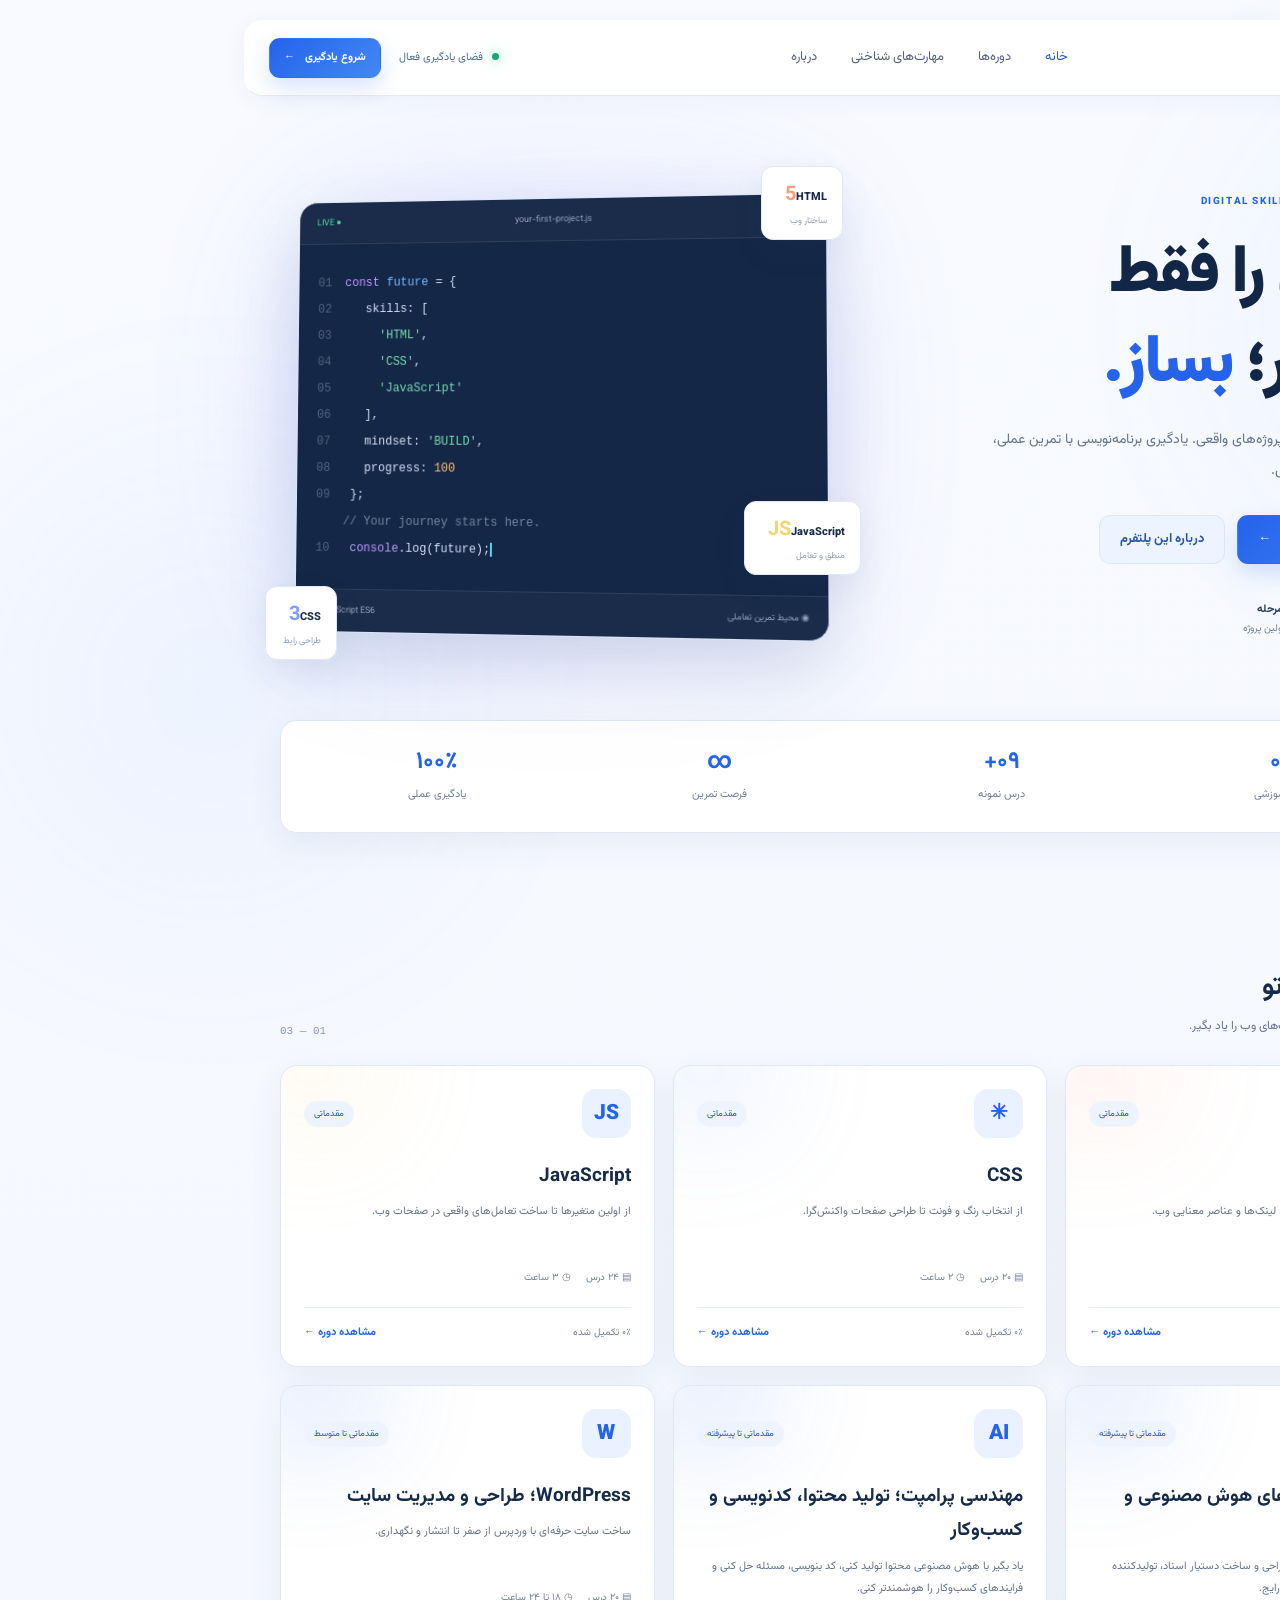
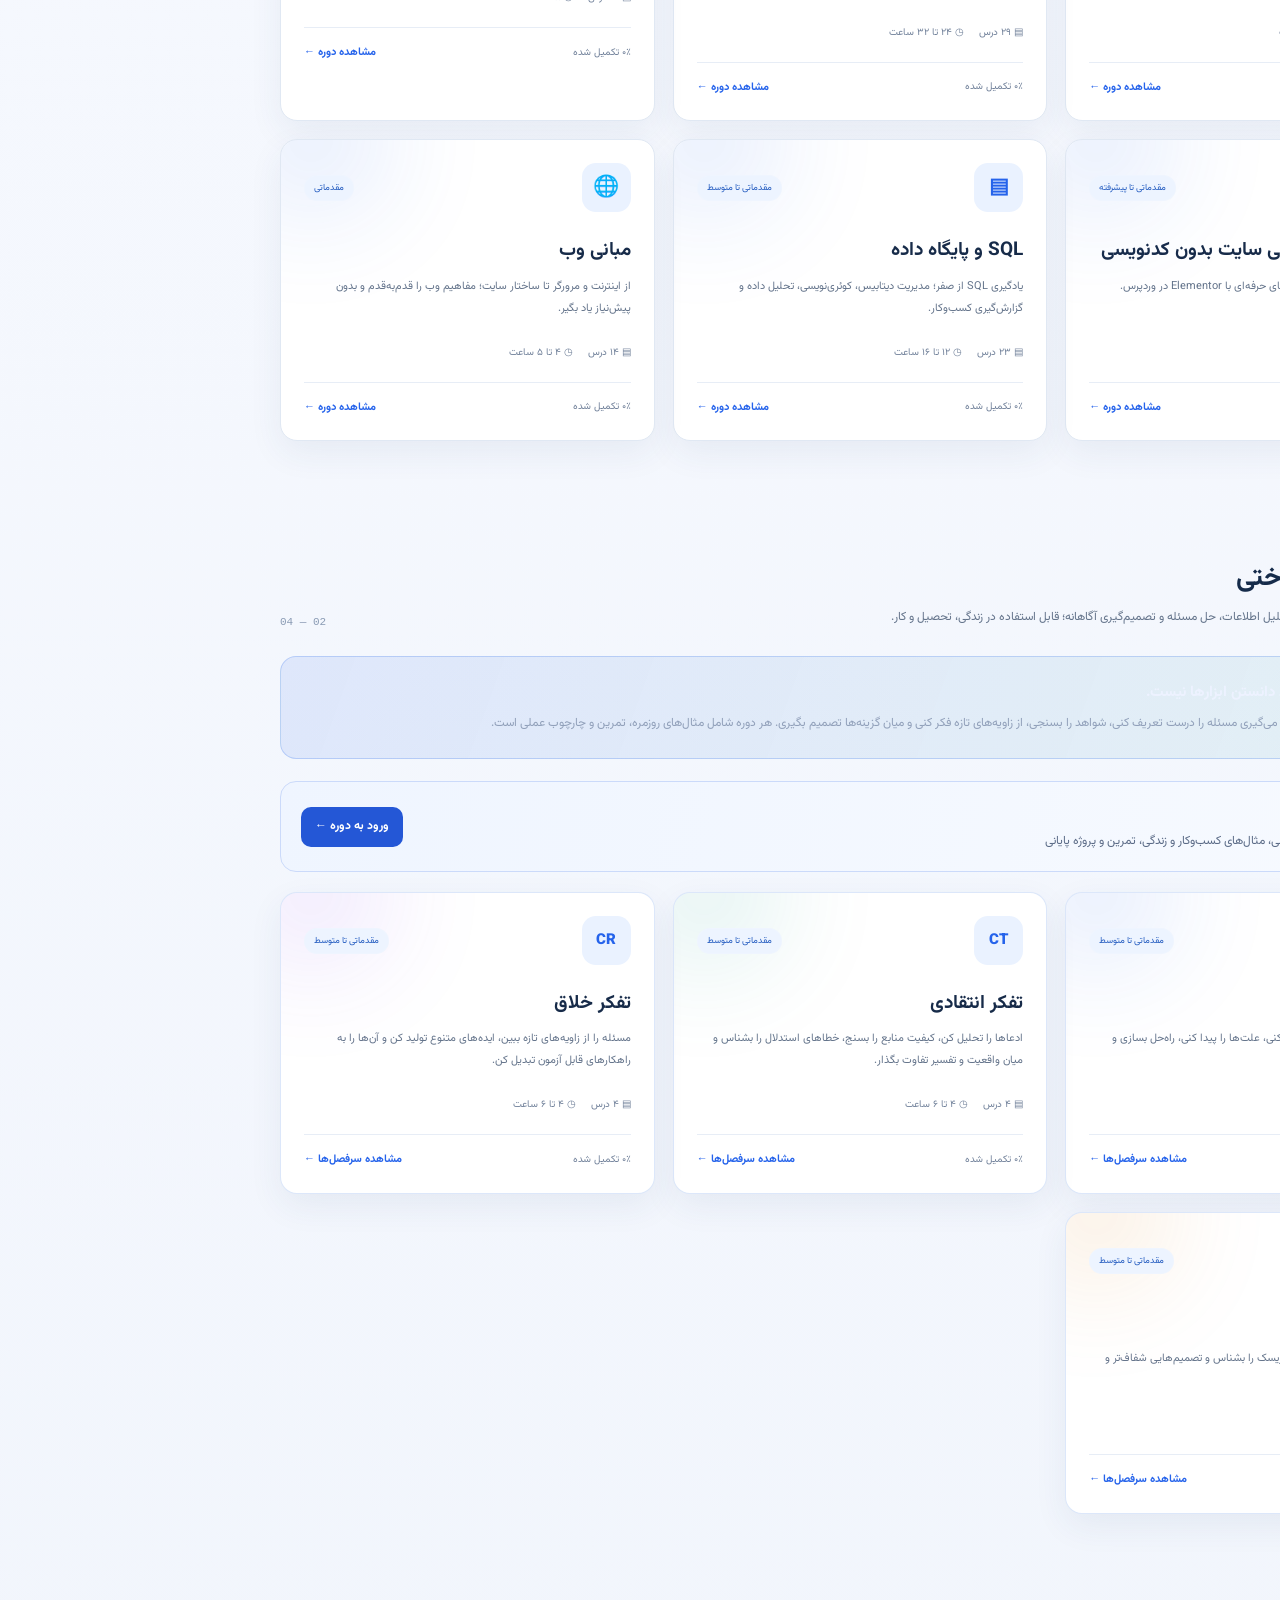
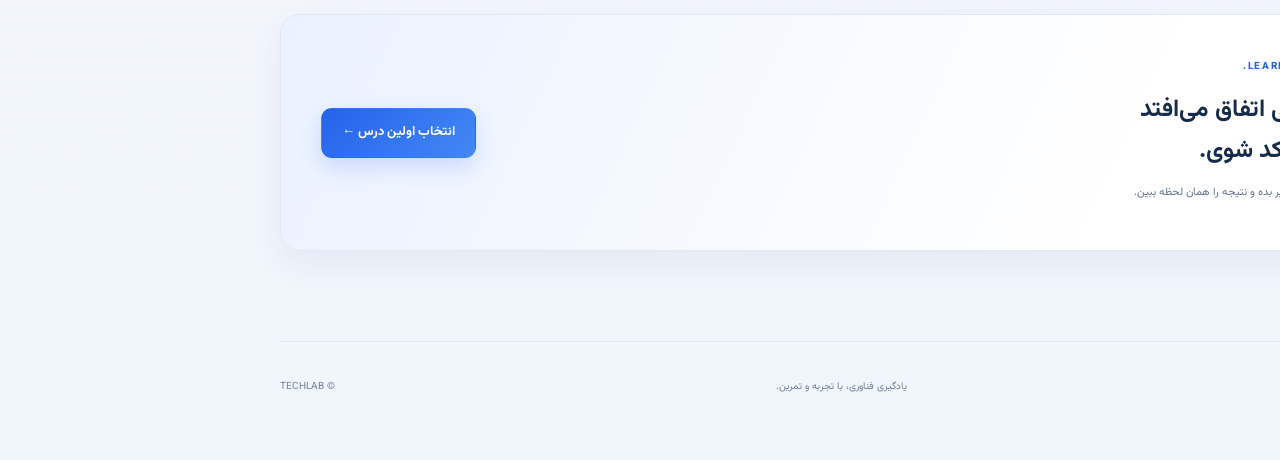
<file: index.html>
<!DOCTYPE html>
<html lang="fa" dir="rtl">
<head>
  <meta charset="UTF-8">
  <meta name="viewport" content="width=device-width, initial-scale=1.0">
  <meta name="theme-color" content="#2563eb">
  <title>تک‌لب | یادگیری فناوری</title>
  <link rel="preconnect" href="https://fonts.googleapis.com">
  <link rel="preconnect" href="https://fonts.gstatic.com" crossorigin>
  <link href="https://fonts.googleapis.com/css2?family=Vazirmatn:wght@400;500;600;700;800;900&display=swap" rel="stylesheet">
  <link rel="stylesheet" href="style.css?v=4">
</head>
<body>

  <div class="ambient ambient-one"></div>
  <div class="ambient ambient-two"></div>

  <header class="topbar">
    <a href="#" class="brand" data-home>
      <span class="brand-mark">T<span>.</span></span>
      <span class="brand-name">تک‌لب</span>
    </a>

    <nav class="main-nav">
      <a href="#" class="nav-link active" data-home>خانه</a>
      <a href="#courses" class="nav-link" data-courses>دوره‌ها</a>
      <a href="#cognitive" class="nav-link" data-cognitive>مهارت‌های شناختی</a>
      <a href="#about" class="nav-link" data-about>درباره</a>
    </nav>

    <div class="top-actions">
      <span class="online-indicator"><i></i> فضای یادگیری فعال</span>
      <button class="mobile-menu" id="mobileMenu" aria-label="منو">☰</button>
      <a href="#courses" class="button button-small button-primary" data-courses>شروع یادگیری <span>←</span></a>
    </div>
  </header>

  <main>
    <!-- HOME -->
    <section id="homePage" class="page active">
      <section class="hero container">
        <div class="hero-copy">
          <div class="eyebrow"><span class="eyebrow-dot"></span> DIGITAL SKILLS / LEARN BY BUILDING</div>
          <h1>فناوری را فقط<br>یاد نگیر؛ <span>بساز.</span></h1>
          <p class="hero-description">
            از مفاهیم پایه وب تا ساخت پروژه‌های واقعی. یادگیری برنامه‌نویسی با تمرین عملی، تجربه تعاملی و مسیر مشخص.
          </p>
          <div class="hero-actions">
            <a href="#courses" class="button button-primary" data-courses>مشاهده مسیرهای یادگیری <span>←</span></a>
            <a href="#about" class="button button-ghost" data-about>درباره این پلتفرم</a>
          </div>
          <div class="hero-proof">
            <div class="proof-avatars"><span>H</span><span>C</span><span>J</span></div>
            <div><strong>یادگیری مرحله‌به‌مرحله</strong><small>از اولین خط کد تا اولین پروژه</small></div>
          </div>
        </div>

        <div class="hero-visual">
          <div class="visual-glow"></div>
          <div class="code-window">
            <div class="window-bar">
              <div class="window-dots"><i></i><i></i><i></i></div>
              <span>your-first-project.js</span>
              <span class="window-status">● LIVE</span>
            </div>
            <div class="code-preview" dir="ltr">
              <div><span class="line-number">01</span><span class="code-purple">const</span> <span class="code-blue">future</span> = {</div>
              <div><span class="line-number">02</span> &nbsp; skills: [</div>
              <div><span class="line-number">03</span> &nbsp; &nbsp; <span class="code-green">'HTML'</span>,</div>
              <div><span class="line-number">04</span> &nbsp; &nbsp; <span class="code-green">'CSS'</span>,</div>
              <div><span class="line-number">05</span> &nbsp; &nbsp; <span class="code-green">'JavaScript'</span></div>
              <div><span class="line-number">06</span> &nbsp; ],</div>
              <div><span class="line-number">07</span> &nbsp; mindset: <span class="code-green">'BUILD'</span>,</div>
              <div><span class="line-number">08</span> &nbsp; progress: <span class="code-orange">100</span></div>
              <div><span class="line-number">09</span> };</div>
              <div class="code-comment">// Your journey starts here.</div>
              <div><span class="line-number">10</span> <span class="code-purple">console</span>.log(future);<span class="cursor"></span></div>
            </div>
            <div class="window-footer"><span>◉ محیط تمرین تعاملی</span><span>JavaScript ES6+</span></div>
          </div>
          <div class="floating-card floating-html"><b>5</b><span>HTML</span><small>ساختار وب</small></div>
          <div class="floating-card floating-css"><b>3</b><span>CSS</span><small>طراحی رابط</small></div>
          <div class="floating-card floating-js"><b>JS</b><span>JavaScript</span><small>منطق و تعامل</small></div>
        </div>
      </section>

      <section class="stats-strip container">
        <div><strong>۰۳</strong><span>مسیر آموزشی</span></div>
        <div><strong>۰۹+</strong><span>درس نمونه</span></div>
        <div><strong>∞</strong><span>فرصت تمرین</span></div>
        <div><strong>۱۰۰٪</strong><span>یادگیری عملی</span></div>
      </section>

      <section class="section container" id="courses">
        <div class="section-heading">
          <div><span class="section-kicker">LEARNING PATHS</span><h2>مسیر یادگیری تو</h2><p>از پایه شروع کن و قدم‌به‌قدم مهارت‌های وب را یاد بگیر.</p></div>
          <span class="section-counter">01 — 03</span>
        </div>
        <div class="course-grid" id="courseGrid">
          <article class="course-card" style="--card-color:#2563eb">
            <div class="course-card-top"><div class="course-icon">H</div><span class="level-tag">مقدماتی</span></div>
            <h3>HTML؛ ساختار صفحات وب</h3><p>از ساختار سند و تگ‌ها تا فرم‌ها، جدول‌ها، عناصر معنایی و دسترس‌پذیری.</p>
            <div class="course-card-meta"><span>۸ درس</span><span>مقدماتی</span></div>
            <div class="course-card-footer"><span class="course-progress">مسیر آموزشی کامل</span><a href="#course-html" data-open-course="html">مشاهده سرفصل‌ها ←</a></div>
          </article>
          <article class="course-card" style="--card-color:#2563eb">
            <div class="course-card-top"><div class="course-icon">C</div><span class="level-tag">مقدماتی</span></div>
            <h3>CSS؛ طراحی و زیباسازی وب</h3><p>از انتخابگرها و رنگ تا Flexbox، Grid، واکنش‌گرایی و طراحی رابط.</p>
            <div class="course-card-meta"><span>۱۰ درس</span><span>مقدماتی</span></div>
            <div class="course-card-footer"><span class="course-progress">مسیر آموزشی کامل</span><a href="#course-css" data-open-course="css">مشاهده سرفصل‌ها ←</a></div>
          </article>
          <article class="course-card" style="--card-color:#2563eb">
            <div class="course-card-top"><div class="course-icon">JS</div><span class="level-tag">مقدماتی</span></div>
            <h3>JavaScript؛ برنامه‌نویسی وب</h3><p>از متغیرها و شرط‌ها تا توابع، آرایه‌ها، DOM، رویدادها و ذخیره‌سازی.</p>
            <div class="course-card-meta"><span>۱۲ درس</span><span>مقدماتی</span></div>
            <div class="course-card-footer"><span class="course-progress">مسیر آموزشی کامل</span><a href="#course-javascript" data-open-course="javascript">مشاهده سرفصل‌ها ←</a></div>
          </article>
          <article class="course-card" style="--card-color:#2563eb">
            <div class="course-card-top"><div class="course-icon">AI+</div><span class="level-tag">مقدماتی تا پیشرفته</span></div>
            <h3>ساخت اپلیکیشن‌های هوش مصنوعی و فریمورک‌ها</h3>
            <p>از سازوکار مدل‌ها و API تا RAG، LangChain، LlamaIndex، Agent، MCP و ساخت محصول واقعی.</p>
            <div class="course-card-meta"><span>30 درس</span><span>۳ پروژه عملی</span></div>
            <div class="course-card-footer"><span class="course-progress">مسیر جامع توسعه AI</span><a href="#course-ai-apps" data-open-course="ai-apps">مشاهده سرفصل‌ها ←</a></div>
          </article>
          <article class="course-card" style="--card-color:#2563eb">
            <div class="course-card-top"><div class="course-icon">AI</div><span class="level-tag">مقدماتی تا پیشرفته</span></div>
            <h3>مهندسی پرامپت؛ تولید محتوا، کدنویسی و کسب‌وکار</h3>
            <p>از نوشتن دستورهای دقیق تا تولید محتوا، سناریو، تصویر، کد، دیباگ، تحلیل داده و اتوماسیون هوشمند.</p>
            <div class="course-card-meta"><span>۲۹ درس</span><span>تمرین و آزمایشگاه پرامپت</span></div>
            <div class="course-card-footer"><span class="course-progress">مسیر آموزشی جامع</span><a href="#course-prompting" data-open-course="prompting">مشاهده سرفصل‌ها ←</a></div>
          </article>
          <article class="course-card" style="--card-color:#2563eb">
            <div class="course-card-top"><div class="course-icon">W</div><span class="level-tag">مقدماتی تا متوسط</span></div>
            <h3>WordPress؛ طراحی و مدیریت سایت</h3>
            <p>از نصب و پیشخوان تا قالب، افزونه، سئو، امنیت، فروشگاه و انتشار سایت.</p>
            <div class="course-card-meta"><span>۲۰ درس</span><span>پروژه ساخت سایت</span></div>
            <div class="course-card-footer"><span class="course-progress">مسیر آموزشی کامل</span><a href="#course-wordpress" data-open-course="wordpress">مشاهده سرفصل‌ها ←</a></div>
          </article>
          <article class="course-card" style="--card-color:#2563eb">
            <div class="course-card-top"><div class="course-icon">E</div><span class="level-tag">مقدماتی تا پیشرفته</span></div>
            <h3>Elementor؛ طراحی سایت بدون کدنویسی</h3>
            <p>از محیط ویرایشگر و Flexbox تا طراحی واکنش‌گرا، قالب پویا و صفحات حرفه‌ای.</p>
            <div class="course-card-meta"><span>۲۲ درس</span><span>پروژه طراحی سایت</span></div>
            <div class="course-card-footer"><span class="course-progress">مسیر آموزشی کامل</span><a href="#course-elementor" data-open-course="elementor">مشاهده سرفصل‌ها ←</a></div>
          </article>
          <article class="course-card" style="--card-color:#2563eb">
            <div class="course-card-top"><div class="course-icon">SQL</div><span class="level-tag">مقدماتی تا متوسط</span></div>
            <h3>SQL و پایگاه داده</h3>
            <p>از کار با SQL Server و SSMS تا کوئری‌نویسی، تحلیل فروش و گزارش‌گیری مدیریتی.</p>
            <div class="course-card-meta"><span>۲۳ درس</span><span>تمرین تعاملی SQL</span></div>
            <div class="course-card-footer"><span class="course-progress">مسیر آموزشی کامل</span><a href="#course-sql" data-open-course="sql">مشاهده سرفصل‌ها ←</a></div>
          </article>
        </div>
        </section>

      <section class="section container cognitive-section" id="cognitive">
        <div class="section-heading">
          <div><span class="section-kicker">THINK. QUESTION. SOLVE.</span><h2>مهارت‌های شناختی</h2><p>مهارت‌هایی برای بهتر فکر کردن، تحلیل اطلاعات، حل مسئله و تصمیم‌گیری آگاهانه؛ قابل استفاده در زندگی، تحصیل و کار.</p></div>
          <span class="section-counter">02 — 04</span>
        </div>
        <div class="cognitive-intro">
          <div class="cognitive-intro-mark">◎</div>
          <div><strong>یادگیری فقط دانستن ابزارها نیست.</strong><p>در این مسیر یاد می‌گیری مسئله را درست تعریف کنی، شواهد را بسنجی، از زاویه‌های تازه فکر کنی و میان گزینه‌ها تصمیم بگیری. هر دوره شامل مثال‌های روزمره، تمرین و چارچوب عملی است.</p></div>
        </div>
        <div class="cognitive-featured-link"><div><strong>دوره جامع حل مسئله</strong><p>۱۲ فصل آموزشی، روش‌های علمی، مثال‌های کسب‌وکار و زندگی، تمرین و پروژه پایانی</p></div><a href="problem-solving.html">ورود به دوره ←</a></div>
        <div class="course-grid" id="cognitiveCourseGrid"></div>
      </section>

      <section class="learning-banner container">
        <div><span class="section-kicker">LEARN. PRACTICE. BUILD.</span><h2>یادگیری وقتی اتفاق می‌افتد<br>که دست به کد شوی.</h2><p>هر درس را بخوان، کد را تغییر بده و نتیجه را همان لحظه ببین.</p></div>
        <a href="#courses" class="button button-primary" data-courses>انتخاب اولین درس ←</a>
        <div class="banner-symbol">{ }</div>
      </section>
    </section>

    <!-- COURSE -->
    <section id="coursePage" class="page container">
      <div class="breadcrumb"><a href="#" data-home>خانه</a><span>/</span><span>مسیر یادگیری</span></div>
      <div class="course-hero" id="courseHero"></div>
      <div class="course-content">
        <div class="course-main">
          <div class="section-heading compact"><div><span class="section-kicker">CURRICULUM</span><h2>محتوای دوره</h2></div><span class="lesson-count" id="courseLessonCount"></span></div>
          <div id="courseLessonList" class="course-lesson-list"></div>
        </div>
        <aside class="course-aside">
          <div class="aside-card"><span class="aside-icon">◈</span><h3>یادگیری پروژه‌محور</h3><p>مفاهیم را با مثال و تمرین واقعی یاد بگیر.</p><div class="aside-line"></div><span class="aside-icon">⌘</span><h3>محیط تمرین زنده</h3><p>کد خودت را بنویس و خروجی را بلافاصله ببین.</p><div class="aside-line"></div><span class="aside-icon">✓</span><h3>ثبت پیشرفت</h3><p>وضعیت درس‌های تکمیل‌شده در مرورگر ذخیره می‌شود.</p></div>
        </aside>
      </div>
    </section>

    <!-- LESSON -->
    <section id="lessonPage" class="page lesson-page">
      <div class="lesson-topbar">
        <div class="lesson-crumb"><a href="#" data-home>خانه</a><span>/</span><a href="#" id="lessonCourseLink">دوره</a><span>/</span><strong id="lessonBreadcrumb">درس</strong></div>
        <button class="button button-ghost button-small" id="backToCourse">← بازگشت به دوره</button>
      </div>
      <div class="lesson-layout">
        <aside class="lesson-sidebar">
          <div class="sidebar-head"><span class="section-kicker">YOUR LEARNING PATH</span><h3 id="sidebarCourseName">مسیر یادگیری</h3><div class="progress-meta"><span>پیشرفت دوره</span><strong id="progressPercent">۰٪</strong></div><div class="progress-track"><i id="progressFill"></i></div></div>
          <div id="sidebarLessonList" class="sidebar-lessons"></div>
          <div class="sidebar-bottom"><span>TECHLAB / LEARN BY DOING</span></div>
        </aside>

        <div class="lesson-workspace">
          <div class="lesson-heading">
            <div class="lesson-meta"><span id="lessonCategory">HTML BASICS</span><span>•</span><span id="lessonDuration">۱۰ دقیقه</span></div>
            <h1 id="lessonTitle">عنوان درس</h1>
            <p id="lessonLead"></p>
          </div>
          <div class="lesson-body" id="lessonBody"></div>
          <div class="takeaway" id="keyTakeaway"><span>✦</span><div><strong>نکته کلیدی</strong><p id="keyTakeawayText"></p></div></div>
          <div class="exercise-box"><div class="exercise-title"><span>⌘</span><strong>تمرین این درس</strong></div><p id="exerciseText"></p></div>

          <div class="playground">
            <div class="playground-header"><div><span class="section-kicker">INTERACTIVE PLAYGROUND</span><h2>محیط تمرین زنده</h2></div><span class="live-tag"><i></i> LIVE PREVIEW</span></div>
            <div class="editor-toolbar">
              <div class="editor-tabs">
                <button class="editor-tab active" data-editor="html">HTML</button>
                <button class="editor-tab" data-editor="css">CSS</button>
                <button class="editor-tab" data-editor="js">JS</button>
              </div>
              <div class="editor-actions"><button id="copyCodeBtn" title="کپی کد">کپی</button><button id="resetCodeBtn" title="بازنشانی">بازنشانی</button></div>
            </div>
            <div class="editor-layout">
              <div class="editor-column">
                <div class="editor-label"><span id="editorLanguage">HTML</span><span>EDIT CODE</span></div>
                <div class="editor-panels">
                  <textarea id="htmlEditor" class="editor-panel active" spellcheck="false" dir="ltr"></textarea>
                  <textarea id="cssEditor" class="editor-panel" spellcheck="false" dir="ltr"></textarea>
                  <textarea id="jsEditor" class="editor-panel" spellcheck="false" dir="ltr"></textarea>
                </div>
              </div>
              <div class="preview-column">
                <div class="preview-head"><span>PREVIEW</span><button id="fullscreenPreviewBtn">⛶ تمام‌صفحه</button></div>
                <iframe id="previewFrame" title="پیش‌نمایش کد" sandbox="allow-scripts"></iframe>
              </div>
            </div>
            <div class="playground-footer"><span id="runStatus">آماده اجرای کد</span><div><button class="button button-ghost button-small" id="resetPlaygroundBtn">بازنشانی همه</button><button class="button button-primary button-small" id="runCodeBtn">▶ اجرای کد</button></div></div>
          </div>
          <div class="lesson-navigation"><button id="previousLessonBtn" class="button button-ghost">→ درس قبلی</button><button id="nextLessonBtn" class="button button-primary">درس بعدی ←</button></div>
        </div>
      </div>
    </section>

    <!-- ABOUT -->
    <section id="aboutPage" class="page container about-page">
      <div class="about-card"><span class="section-kicker">ABOUT TECHLAB</span><h1>فناوری با تجربه کردن<br><span>یاد گرفته می‌شود.</span></h1><p>تک‌لب یک فضای آموزشی تعاملی برای یادگیری مهارت‌های پایه فناوری وب است. اینجا قرار نیست فقط مفاهیم را بخوانی؛ قرار است آن‌ها را در محیطی عملی تجربه کنی.</p><a href="#courses" class="button button-primary" data-courses>شروع یادگیری ←</a></div>
    </section>
  </main>

  <footer class="footer container"><a href="#" class="brand" data-home><span class="brand-mark">T<span>.</span></span><span class="brand-name">تک‌لب</span></a><span>یادگیری فناوری، با تجربه و تمرین.</span><span>© TECHLAB</span></footer>

  <script src="script.js?v=22"></script>
</body>
</html>
```
</file>
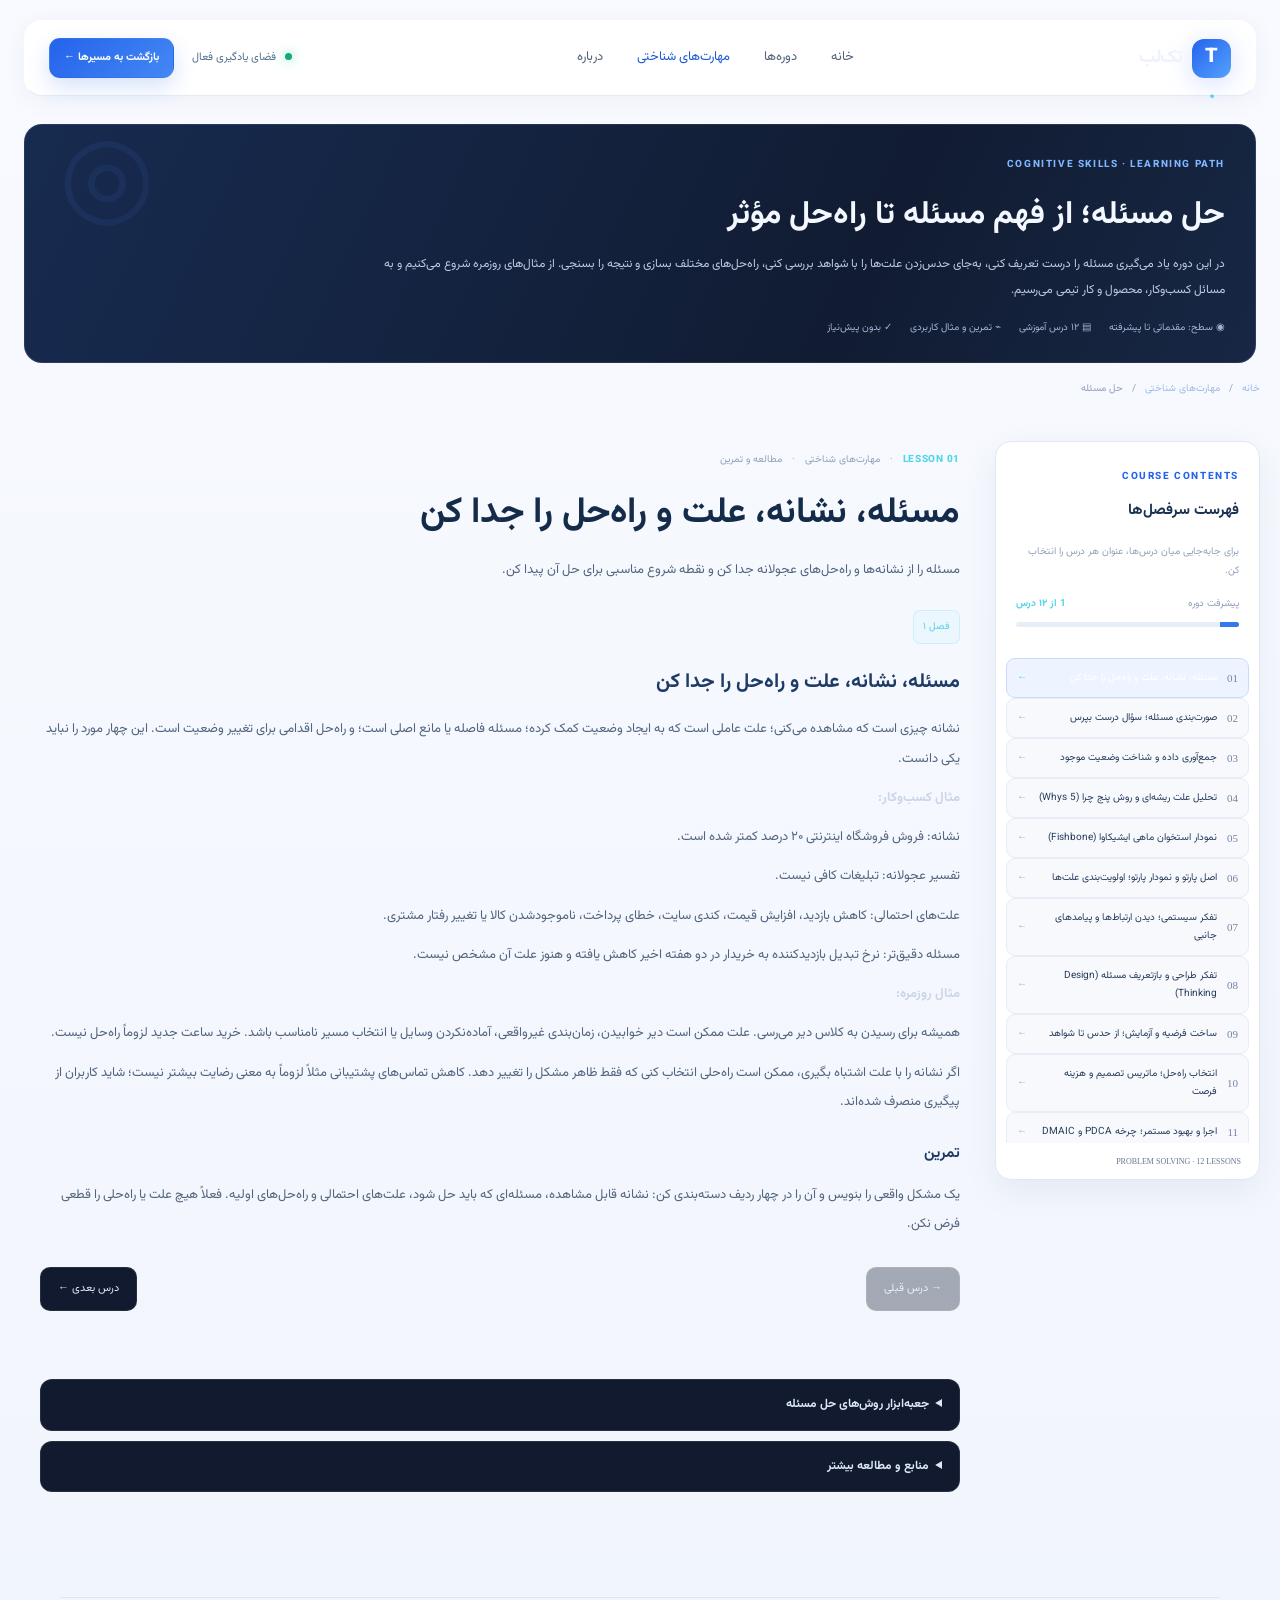
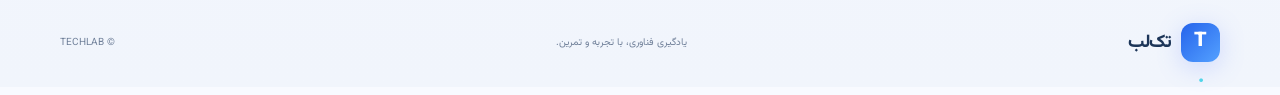
<file: problem-solving.html>
<!DOCTYPE html><html lang="fa" dir="rtl"><head><meta charset="UTF-8"><meta name="viewport" content="width=device-width,initial-scale=1"><meta name="theme-color" content="#101a2e"><title>دوره جامع حل مسئله | تک‌لب</title><link rel="preconnect" href="https://fonts.googleapis.com"><link rel="preconnect" href="https://fonts.gstatic.com" crossorigin><link href="https://fonts.googleapis.com/css2?family=Vazirmatn:wght@400;500;600;700;800;900&display=swap" rel="stylesheet"><link rel="stylesheet" href="style.css?v=7"><style>
.ps-page-intro{width:min(1240px,calc(100% - 48px));margin:28px auto 0;padding:25px 30px;border:1px solid var(--line);border-radius:18px;background:linear-gradient(115deg,#172b50,#111c32 68%,#172744);position:relative;overflow:hidden}
.ps-page-intro:after{content:"◎";position:absolute;left:34px;top:5px;font-size:110px;line-height:1;color:rgba(91,139,255,.08);pointer-events:none}
.ps-page-intro .section-kicker{color:#80b5ff}.ps-page-intro h1{font-size:clamp(23px,3vw,32px);margin:8px 0;color:#f3f7ff}.ps-page-intro p{font-size:12px;line-height:2.1;color:#bdcbe1;max-width:850px;margin:0}
.ps-intro-meta{display:flex;flex-wrap:wrap;gap:18px;margin-top:16px;color:#9fb4d3;font-size:10px}.ps-intro-meta span{display:flex;align-items:center;gap:6px}
.ps-crumb{width:min(1400px,calc(100% - 40px));margin:17px auto 0;color:var(--muted);font-size:10px;display:flex;gap:9px}.ps-crumb a{color:#9cb9e8}
.ps-layout{margin-top:18px}
.ps-sidebar-title{font-size:10px;color:var(--muted);line-height:1.9;margin:0 0 15px}
.ps-side-chevron{margin-right:auto;color:#7185aa;opacity:.65}
.sidebar-lesson{cursor:pointer;line-height:1.8}
.sidebar-lesson>span:nth-child(2){text-align:right;flex:1}
.sidebar-lesson.active .ps-side-chevron{color:var(--cyan);opacity:1}
.ps-workspace{background:transparent}
.ps-course-label{display:flex;align-items:center;gap:8px;color:var(--cyan);font-size:10px;font-weight:800;letter-spacing:.7px}
.ps-chapter{display:none}.ps-chapter.active{display:block;animation:psLessonFade .22s ease}
.ps-chapter .tag{display:inline-block;padding:5px 9px;border:1px solid rgba(80,213,233,.2);background:rgba(80,213,233,.06);color:var(--cyan);border-radius:7px;font-size:10px}
.ps-chapter h2{margin-top:16px}
.ps-course-nav{display:flex;justify-content:space-between;gap:12px;margin-top:28px}
.ps-course-nav button{border:1px solid var(--line);background:var(--surface);color:#dce7f8;padding:11px 17px;border-radius:10px;font:inherit;font-size:11px;cursor:pointer}
.ps-course-nav button:hover:not(:disabled){border-color:var(--cyan);color:var(--cyan)}
.ps-course-nav button:disabled{opacity:.35;cursor:not-allowed}
.ps-extras{margin-top:35px;padding-top:22px;border-top:1px solid var(--line)}
.ps-extras details{background:var(--surface);border:1px solid var(--line);border-radius:12px;padding:14px 17px;margin:10px 0}
.ps-extras summary{cursor:pointer;color:#dce7f8;font-size:12px;font-weight:700}
.ps-extras a{color:#85b7ff}
@keyframes psLessonFade{from{opacity:0;transform:translateY(5px)}to{opacity:1;transform:none}}
@media(max-width:900px){.ps-layout{grid-template-columns:240px minmax(0,1fr)}}
@media(max-width:650px){.ps-page-intro{width:calc(100% - 28px);padding:21px}.ps-page-intro:after{display:none}.ps-crumb{width:calc(100% - 28px)}.ps-layout{width:calc(100% - 28px);grid-template-columns:1fr}.ps-layout .lesson-sidebar{position:relative;top:auto;margin-top:0}.ps-layout .sidebar-lessons{max-height:260px}.ps-workspace{padding:24px 0 45px}.ps-course-nav{flex-direction:column}.topbar .main-nav{display:none}}
</style></head><body>
<header class="topbar">
<a href="index.html" class="brand"><span class="brand-mark">T<span>.</span></span><span class="brand-name">تک‌لب</span></a>
<nav class="main-nav"><a href="index.html" class="nav-link">خانه</a><a href="index.html#courses" class="nav-link">دوره‌ها</a><a href="index.html#cognitive" class="nav-link active">مهارت‌های شناختی</a><a href="index.html#about" class="nav-link">درباره</a></nav>
<div class="top-actions"><span class="online-indicator"><i></i> فضای یادگیری فعال</span><a href="index.html#cognitive" class="button button-small button-primary">بازگشت به مسیرها ←</a></div>
</header>
<section class="ps-page-intro"><span class="section-kicker">COGNITIVE SKILLS · LEARNING PATH</span><h1>حل مسئله؛ از فهم مسئله تا راه‌حل مؤثر</h1><p>در این دوره یاد می‌گیری مسئله را درست تعریف کنی، به‌جای حدس‌زدن علت‌ها را با شواهد بررسی کنی، راه‌حل‌های مختلف بسازی و نتیجه را بسنجی. از مثال‌های روزمره شروع می‌کنیم و به مسائل کسب‌وکار، محصول و کار تیمی می‌رسیم.</p><div class="ps-intro-meta"><span>◉ سطح: مقدماتی تا پیشرفته</span><span>▤ ۱۲ درس آموزشی</span><span>⌁ تمرین و مثال کاربردی</span><span>✓ بدون پیش‌نیاز</span></div></section>
<div class="ps-crumb"><a href="index.html">خانه</a><span>/</span><a href="index.html#cognitive">مهارت‌های شناختی</a><span>/</span><span>حل مسئله</span></div>
<div class="lesson-layout ps-layout">
<aside class="lesson-sidebar"><div class="sidebar-head"><span class="section-kicker">COURSE CONTENTS</span><h3>فهرست سرفصل‌ها</h3><p class="ps-sidebar-title">برای جابه‌جایی میان درس‌ها، عنوان هر درس را انتخاب کن.</p><div class="progress-meta"><span>پیشرفت دوره</span><strong id="psProgressText">۱ از ۱۲ درس</strong></div><div class="progress-track"><i id="psProgressBar" style="width:8.33%"></i></div></div><nav class="sidebar-lessons"><button class="sidebar-lesson active" type="button" data-lesson="0"><span class="sidebar-num">01</span><span>مسئله، نشانه، علت و راه‌حل را جدا کن</span><span class="ps-side-chevron">←</span></button>
<button class="sidebar-lesson" type="button" data-lesson="1"><span class="sidebar-num">02</span><span>صورت‌بندی مسئله؛ سؤال درست بپرس</span><span class="ps-side-chevron">←</span></button>
<button class="sidebar-lesson" type="button" data-lesson="2"><span class="sidebar-num">03</span><span>جمع‌آوری داده و شناخت وضعیت موجود</span><span class="ps-side-chevron">←</span></button>
<button class="sidebar-lesson" type="button" data-lesson="3"><span class="sidebar-num">04</span><span>تحلیل علت ریشه‌ای و روش پنج چرا (5 Whys)</span><span class="ps-side-chevron">←</span></button>
<button class="sidebar-lesson" type="button" data-lesson="4"><span class="sidebar-num">05</span><span>نمودار استخوان ماهی ایشیکاوا (Fishbone)</span><span class="ps-side-chevron">←</span></button>
<button class="sidebar-lesson" type="button" data-lesson="5"><span class="sidebar-num">06</span><span>اصل پارتو و نمودار پارتو؛ اولویت‌بندی علت‌ها</span><span class="ps-side-chevron">←</span></button>
<button class="sidebar-lesson" type="button" data-lesson="6"><span class="sidebar-num">07</span><span>تفکر سیستمی؛ دیدن ارتباط‌ها و پیامدهای جانبی</span><span class="ps-side-chevron">←</span></button>
<button class="sidebar-lesson" type="button" data-lesson="7"><span class="sidebar-num">08</span><span>تفکر طراحی و بازتعریف مسئله (Design Thinking)</span><span class="ps-side-chevron">←</span></button>
<button class="sidebar-lesson" type="button" data-lesson="8"><span class="sidebar-num">09</span><span>ساخت فرضیه و آزمایش؛ از حدس تا شواهد</span><span class="ps-side-chevron">←</span></button>
<button class="sidebar-lesson" type="button" data-lesson="9"><span class="sidebar-num">10</span><span>انتخاب راه‌حل؛ ماتریس تصمیم و هزینه فرصت</span><span class="ps-side-chevron">←</span></button>
<button class="sidebar-lesson" type="button" data-lesson="10"><span class="sidebar-num">11</span><span>اجرا و بهبود مستمر؛ چرخه PDCA و DMAIC</span><span class="ps-side-chevron">←</span></button>
<button class="sidebar-lesson" type="button" data-lesson="11"><span class="sidebar-num">12</span><span>ارزیابی نتیجه، خطاهای رایج و یادگیری</span><span class="ps-side-chevron">←</span></button></nav><div class="sidebar-bottom">PROBLEM SOLVING · 12 LESSONS</div></aside>
<main class="lesson-workspace ps-workspace"><div class="lesson-meta"><span id="psLessonNumber">LESSON 01</span><span>·</span><span>مهارت‌های شناختی</span><span>·</span><span>مطالعه و تمرین</span></div><header class="lesson-heading"><h1 id="psLessonTitle">مسئله، نشانه، علت و راه‌حل را جدا کن</h1><p id="psLessonIntro">در این درس یاد می‌گیری مسئله را از نشانه‌ها و راه‌حل‌های عجولانه جدا کنی و نقطه شروع مناسبی برای حل آن پیدا کنی.</p></header>
<div class="lesson-body ps-chapter active" id="ch1"><span class="tag">فصل ۱</span><h2>مسئله، نشانه، علت و راه‌حل را جدا کن</h2><p>نشانه چیزی است که مشاهده می‌کنی؛ علت عاملی است که به ایجاد وضعیت کمک کرده؛ مسئله فاصله یا مانع اصلی است؛ و راه‌حل اقدامی برای تغییر وضعیت است. این چهار مورد را نباید یکی دانست.</p><div class="example"><b>مثال کسب‌وکار:</b><p>نشانه: فروش فروشگاه اینترنتی ۲۰ درصد کمتر شده است.</p><p>تفسیر عجولانه: تبلیغات کافی نیست.</p><p>علت‌های احتمالی: کاهش بازدید، افزایش قیمت، کندی سایت، خطای پرداخت، ناموجودشدن کالا یا تغییر رفتار مشتری.</p><p>مسئله دقیق‌تر: نرخ تبدیل بازدیدکننده به خریدار در دو هفته اخیر کاهش یافته و هنوز علت آن مشخص نیست.</p></div><div class="example"><b>مثال روزمره:</b><p>همیشه برای رسیدن به کلاس دیر می‌رسی. علت ممکن است دیر خوابیدن، زمان‌بندی غیرواقعی، آماده‌نکردن وسایل یا انتخاب مسیر نامناسب باشد. خرید ساعت جدید لزوماً راه‌حل نیست.</p></div><p>اگر نشانه را با علت اشتباه بگیری، ممکن است راه‌حلی انتخاب کنی که فقط ظاهر مشکل را تغییر دهد. کاهش تماس‌های پشتیبانی مثلاً لزوماً به معنی رضایت بیشتر نیست؛ شاید کاربران از پیگیری منصرف شده‌اند.</p><div class="exercise"><h3>تمرین</h3><p>یک مشکل واقعی را بنویس و آن را در چهار ردیف دسته‌بندی کن: نشانه قابل مشاهده، مسئله‌ای که باید حل شود، علت‌های احتمالی و راه‌حل‌های اولیه. فعلاً هیچ علت یا راه‌حلی را قطعی فرض نکن.</p></div></div>
<div class="lesson-body ps-chapter" id="ch2" data-title="صورت‌بندی مسئله؛ سؤال درست بپرس"><span class="tag">فصل ۲</span><h2>صورت‌بندی مسئله؛ سؤال درست بپرس</h2><p>مسئله مبهم باعث بررسی پراکنده می‌شود. صورت‌بندی خوب باید روشن کند چه کسی با چه مانعی، در کدام موقعیت و با چه پیامدی روبه‌روست. همچنین باید معلوم باشد موفقیت را چگونه می‌سنجیم.</p><div class="note">الگوی کاربردی: [گروه یا کاربر] در [موقعیت] برای انجام [کار] با [مانع قابل مشاهده] روبه‌روست؛ در نتیجه [پیامد] رخ می‌دهد. می‌خواهیم تا [زمان]، [شاخص] را از [مقدار فعلی] به [هدف] برسانیم.</div><div class="example"><b>صورت‌بندی ضعیف:</b><p>کاربران از اپلیکیشن استفاده نمی‌کنند.</p><b>صورت‌بندی بهتر:</b><p>از میان کاربرانی که در ماه جاری ثبت‌نام کرده‌اند، فقط ۲۵ درصد در ۲۴ ساعت اول نخستین فعالیت اصلی را کامل می‌کنند؛ می‌خواهیم بفهمیم کدام مانع در شروع کار وجود دارد و نرخ تکمیل را بهبود دهیم.</p></div><h3>پنج سؤال برای روشن‌کردن دامنه</h3><ol class="steps"><li>چه اتفاقی افتاده است؟</li><li>برای چه کسانی رخ می‌دهد؟</li><li>کجا و چه زمانی بیشتر دیده می‌شود؟</li><li>چه شواهدی داریم؟</li><li>اگر مسئله حل شود، چه چیزی قابل مشاهده تغییر می‌کند؟</li></ol><div class="exercise"><h3>تمرین بازنویسی</h3><p>این جمله را دقیق کن: «جلسه‌های تیم ما بی‌فایده‌اند». مشخص کن کدام جلسه‌ها، برای چه کسانی، چه خروجی‌ای ندارند، چه شواهدی این موضوع را نشان می‌دهد و خروجی مطلوب چیست.</p></div></div>
<div class="lesson-body ps-chapter" id="ch3" data-title="جمع‌آوری داده و شناخت وضعیت موجود"><span class="tag">فصل ۳</span><h2>جمع‌آوری داده و شناخت وضعیت موجود</h2><p>پیش از علت‌یابی باید تصویری قابل اتکا از وضعیت داشته باشیم. داده می‌تواند عددی یا کیفی باشد: آمار فروش، زمان انجام کار، خطاها، مشاهده رفتار، مصاحبه و بازخورد. هیچ نوع داده‌ای به‌تنهایی پاسخ همه پرسش‌ها نیست.</p><table class="table"><tr><th>نوع داده</th><th>چه چیزی نشان می‌دهد؟</th><th>مثال</th></tr><tr><td>کمی</td><td>مقدار، فراوانی، روند و تفاوت</td><td>چند درصد کاربران پرداخت را کامل می‌کنند؟</td></tr><tr><td>کیفی</td><td>تجربه، انگیزه، زمینه و دلیل احتمالی</td><td>کاربر هنگام پرداخت چه چیزی را گیج‌کننده می‌داند؟</td></tr></table><p>از داده‌های کمی برای دیدن الگو و اندازه مسئله استفاده کن؛ از داده‌های کیفی برای فهمیدن زمینه و تجربه افراد. مصاحبه با پنج نفر ممکن است مانعی مهم را آشکار کند، اما به‌تنهایی ثابت نمی‌کند چند درصد کل کاربران همان مشکل را دارند.</p><div class="example"><b>مثال:</b><p>اگر زمان پاسخ‌گویی پشتیبانی زیاد شده، فقط میانگین را نگاه نکن. میانه، پراکندگی، نوع درخواست، ساعت ثبت و تعداد درخواست‌های حل‌نشده را هم بررسی کن. شاید چند مورد پیچیده میانگین را بالا برده باشند.</p></div><h3>خطاهای داده‌ای</h3><ul class="steps"><li>نمونه انتخابی و جانبدارانه</li><li>داده قدیمی یا ناقص</li><li>تعریف متفاوت یک شاخص در واحدهای مختلف</li><li>اشتباه گرفتن همبستگی با رابطه علت و معلولی</li><li>جمع‌آوری داده بدون سؤال مشخص</li></ul><div class="exercise"><h3>تمرین</h3><p>برای مسئله خود سه داده کمی و سه داده کیفی موردنیاز را بنویس. مشخص کن هر داده را از کجا و با چه روشی می‌توانی به دست بیاوری.</p></div></div>
<div class="lesson-body ps-chapter" id="ch4" data-title="تحلیل علت ریشه‌ای و روش پنج چرا"><span class="tag">فصل ۴</span><h2>تحلیل علت ریشه‌ای و روش پنج چرا (5 Whys)</h2><p>هدف علت‌یابی پیدا کردن یک مقصر نیست؛ می‌خواهیم بفهمیم چه شرایط، فرایندها یا تصمیم‌هایی مسئله را ایجاد یا تکرار کرده‌اند. روش پنج چرا با پرسیدن پیاپی «چرا این اتفاق افتاد؟» زنجیره علت‌های احتمالی را آشکار می‌کند.</p><div class="example"><b>مثال مرحله‌به‌مرحله:</b><ol class="steps"><li>چرا سفارش دیر ارسال شد؟ چون بسته بعد از زمان تعیین‌شده آماده شد.</li><li>چرا آماده‌سازی دیر شد؟ چون کالای سفارش در قفسه نبود.</li><li>چرا کالا در قفسه نبود؟ چون موجودی ثبت‌شده با موجودی واقعی تفاوت داشت.</li><li>چرا تفاوت ثبت نشده بود؟ چون خروج کالا دستی و با تأخیر ثبت می‌شد.</li><li>چرا ثبت دستی و با تأخیر انجام می‌شد؟ چون فرایند ثبت در نقطه خروج تعریف و ساده‌سازی نشده بود.</li></ol><p>فرضیه قابل بررسی: طراحی نامناسب فرایند ثبت موجودی به تأخیر سفارش کمک می‌کند. این هنوز باید با مشاهده و داده آزموده شود.</p></div><p><b>نکته مهم:</b> عدد پنج قانون ثابت نیست. گاهی زنجیره علت‌ها کوتاه‌تر یا طولانی‌تر است. در سیستم‌های پیچیده معمولاً چند علت هم‌زمان وجود دارد؛ بنابراین به یک زنجیره ساده اکتفا نکن.</p><div class="exercise"><h3>تمرین</h3><p>برای مشکل دیر رسیدن به محل کار، پنج چرا بنویس. سپس بررسی کن کدام پاسخ واقعیت مشاهده‌شده است و کدام فقط حدس توست.</p></div></div>
<div class="lesson-body ps-chapter" id="ch5" data-title="نمودار استخوان ماهی ایشیکاوا"><span class="tag">فصل ۵</span><h2>نمودار استخوان ماهی ایشیکاوا (Fishbone)</h2><p>وقتی مسئله چند علت احتمالی دارد، نمودار علت‌ومعلول کمک می‌کند عوامل را منظم بررسی کنیم. مسئله در سر ماهی نوشته می‌شود و شاخه‌ها دسته‌های علت احتمالی را نشان می‌دهند. دسته‌ها را متناسب با موضوع انتخاب کن.</p><p>در تولید می‌توان از دسته‌هایی مانند نیروی انسانی، روش، ماشین‌آلات، مواد، اندازه‌گیری و محیط استفاده کرد. در خدمات دیجیتال می‌توان دسته‌ها را به فرایند، فناوری، اطلاعات، کاربر، سیاست و محیط تغییر داد.</p><div class="example"><b>مثال: چرا گزارش ماهانه دیر آماده می‌شود؟</b><ul class="steps"><li>فرایند: زمان تحویل داده‌ها مشخص نیست.</li><li>ابزار: فایل‌ها و سامانه‌ها یکپارچه نیستند.</li><li>اطلاعات: تعریف شاخص‌ها یکسان نیست.</li><li>نقش‌ها: مسئول کنترل داده مشخص نشده است.</li><li>محیط: چند واحد در پایان ماه هم‌زمان درگیرند.</li></ul></div><p>نمودار ماهی علت را اثبات نمی‌کند؛ فهرستی ساختارمند از فرضیه‌ها می‌سازد. علت‌های مهم را با داده، مشاهده یا آزمایش بررسی کن.</p><div class="exercise"><h3>تمرین</h3><p>برای مسئله «کیفیت پایین محتوای آموزشی»، پنج دسته علت بساز و در هر دسته دو علت احتمالی بنویس. برای هر علت مشخص کن چه شواهدی آن را تأیید یا رد می‌کند.</p></div></div>
<div class="lesson-body ps-chapter" id="ch6" data-title="اصل پارتو و اولویت‌بندی"><span class="tag">فصل ۶</span><h2>اصل پارتو و نمودار پارتو؛ اولویت‌بندی علت‌ها</h2><p>اصل پارتو به این مشاهده اشاره دارد که در برخی موقعیت‌ها بخش بزرگی از پیامد از تعداد نسبتاً کمی عامل ناشی می‌شود. نسبت ۸۰/۲۰ قانون همیشگی نیست. نمودار پارتو کمک می‌کند عوامل را بر اساس فراوانی، هزینه یا اثر مرتب کنیم تا بدانیم بررسی را از کجا شروع کنیم.</p><div class="example"><b>مثال پشتیبانی فروشگاه:</b><p>در یک ماه ۱۰۰۰ درخواست ثبت شده: ۴۰۰ مورد درباره تأخیر ارسال، ۲۵۰ مورد درباره پرداخت، ۱۵۰ مورد درباره مرجوعی و ۲۰۰ مورد سایر موضوعات. دو دسته اول ۶۵ درصد درخواست‌ها را تشکیل می‌دهند. بررسی تأخیر و پرداخت احتمالاً نقطه شروع مناسبی است؛ اما هنوز علت ریشه‌ای را مشخص نمی‌کند.</p></div><p>فقط تعداد را معیار نگذار. یک خطای کم‌تکرار اما پرخطر ممکن است اولویت بالاتری از خطای پرتکرار و کم‌اثر داشته باشد. شدت پیامد، فوریت و هزینه نیز مهم‌اند.</p><div class="exercise"><h3>تمرین</h3><p>۱۰ نوع خطا یا شکایت را فهرست کن. برای هرکدام تعداد، شدت اثر و هزینه تقریبی را بنویس. مشخص کن کدام مورد بیشترین ارزش بررسی دارد و چرا.</p></div></div>
<div class="lesson-body ps-chapter" id="ch7" data-title="تفکر سیستمی"><span class="tag">فصل ۷</span><h2>تفکر سیستمی؛ دیدن ارتباط‌ها و پیامدهای جانبی</h2><p>در تفکر خطی می‌پرسیم «چه چیزی باعث چه چیزی شد؟»؛ در تفکر سیستمی رابطه متقابل اجزا، تأخیر زمانی و حلقه‌های بازخورد را نیز بررسی می‌کنیم. بعضی راه‌حل‌ها در کوتاه‌مدت مفیدند اما در بلندمدت مسئله را تشدید می‌کنند.</p><div class="example"><b>مثال مدیریت تیم:</b><p>برای تحویل سریع‌تر، مدیر اضافه‌کاری را افزایش می‌دهد. در کوتاه‌مدت خروجی بیشتر می‌شود؛ اما خستگی و خطا بالا می‌رود، دوباره‌کاری ایجاد می‌شود و در نهایت تحویل‌ها کندتر می‌شوند. راه‌حل کوتاه‌مدت ممکن است حلقه‌ای نامطلوب بسازد.</p></div><h3>پرسش‌های سیستمی</h3><ul class="steps"><li>چه اجزایی در مسئله دخیل‌اند؟</li><li>تغییر یک جزء چه اثری بر اجزای دیگر دارد؟</li><li>آیا اثر تصمیم با تأخیر ظاهر می‌شود؟</li><li>آیا راه‌حل ما پیامد ناخواسته دارد؟</li><li>چه بازخوردی نشان می‌دهد سیستم بهتر یا بدتر شده است؟</li></ul><div class="exercise"><h3>تمرین</h3><p>یک راه‌حل رایج برای مسئله‌ای در محل کار انتخاب کن. پیامد کوتاه‌مدت، بلندمدت و دو اثر جانبی احتمالی آن را توصیف کن.</p></div></div>
<div class="lesson-body ps-chapter" id="ch8" data-title="تفکر طراحی و بازتعریف مسئله"><span class="tag">فصل ۸</span><h2>تفکر طراحی و بازتعریف مسئله (Design Thinking)</h2><p>تفکر طراحی رویکردی انسان‌محور و تکرارشونده برای فهم نیاز افراد و ساخت راه‌حل است. یک الگوی شناخته‌شده پنج فعالیت دارد: همدلی، تعریف، ایده‌پردازی، نمونه‌سازی و آزمون. این فعالیت‌ها الزاماً مرحله‌های سخت و خطی نیستند.</p><ol class="steps"><li><b>همدلی:</b> مشاهده و گفت‌وگو برای فهم تجربه و نیاز واقعی افراد.</li><li><b>تعریف:</b> تبدیل یافته‌ها به مسئله‌ای روشن و انسان‌محور.</li><li><b>ایده‌پردازی:</b> تولید راه‌های مختلف بدون قضاوت زودهنگام.</li><li><b>نمونه‌سازی:</b> ساخت نسخه ساده برای یادگیری سریع.</li><li><b>آزمون:</b> مشاهده استفاده واقعی و اصلاح فرضیه‌ها.</li></ol><div class="example"><b>مثال آموزش آنلاین:</b><p>به‌جای فرض «دانشجو انگیزه ندارد»، با او گفت‌وگو می‌کنیم و می‌بینیم در پیدا کردن درس بعدی سردرگم است. یک صفحه مسیر یادگیری ساده طراحی می‌کنیم، با چند دانشجو می‌آزماییم و رفتارشان را مشاهده می‌کنیم.</p></div><div class="exercise"><h3>تمرین</h3><p>با دو نفر از افراد درگیر مسئله گفت‌وگو کن. درباره آخرین باری که مسئله رخ داده بپرس. سپس یک نمونه اولیه ساده بساز و بازخورد واقعی بگیر.</p></div></div>
<div class="lesson-body ps-chapter" id="ch9" data-title="ساخت فرضیه و آزمایش"><span class="tag">فصل ۹</span><h2>ساخت فرضیه و آزمایش؛ از حدس تا شواهد</h2><p>فرضیه یک توضیح یا پیش‌بینی قابل آزمون است. فرضیه خوب مشخص می‌کند چه تغییری، برای چه گروهی و با چه پیامدی انتظار می‌رود.</p><div class="note">اگر [تغییر مشخص] را برای [گروه مشخص] اجرا کنیم، انتظار داریم [شاخص قابل اندازه‌گیری] در [بازه زمانی] تغییر کند؛ زیرا [دلیل مورد انتظار].</div><div class="example"><b>مثال محصول دیجیتال:</b><p>اگر مراحل ثبت‌نام را از پنج صفحه به سه صفحه کاهش دهیم، انتظار داریم نرخ تکمیل ثبت‌نام در کاربران جدید طی دو هفته افزایش یابد؛ زیرا تعداد مراحل و فرصت رهاکردن فرایند کمتر می‌شود.</p></div><p>اگر هم‌زمان قیمت، تبلیغ، طراحی و متن را تغییر دهی، فهمیدن عامل مؤثر دشوار می‌شود. در آزمایش‌های مهم، گروه مقایسه و تخصیص تصادفی می‌تواند استنباط علّی را تقویت کند؛ اما محدودیت نمونه و شرایط اجرا را هم در نظر بگیر.</p><div class="exercise"><h3>تمرین</h3><p>برای یک مسئله فرضیه‌ای بنویس که شامل تغییر، گروه هدف، شاخص، بازه زمانی و دلیل باشد. تعیین کن چه نتیجه‌ای فرضیه را تضعیف می‌کند.</p></div></div>
<div class="lesson-body ps-chapter" id="ch10" data-title="ماتریس تصمیم و هزینه فرصت"><span class="tag">فصل ۱۰</span><h2>انتخاب راه‌حل؛ ماتریس تصمیم و هزینه فرصت</h2><p>گزینه‌ها را با معیارهای روشن مقایسه کن؛ مانند اثرگذاری، هزینه، زمان، ریسک، عدالت، تجربه کاربر و امکان اجرا.</p><table class="table"><tr><th>معیار</th><th>اهمیت نمونه</th><th>راه‌حل الف</th><th>راه‌حل ب</th></tr><tr><td>اثرگذاری</td><td>زیاد</td><td>۴ از ۵</td><td>۳ از ۵</td></tr><tr><td>هزینه</td><td>متوسط</td><td>۲ از ۵</td><td>۵ از ۵</td></tr><tr><td>سرعت اجرا</td><td>متوسط</td><td>۳ از ۵</td><td>۵ از ۵</td></tr><tr><td>ریسک</td><td>زیاد</td><td>۴ از ۵</td><td>۳ از ۵</td></tr></table><p>امتیازها صرفاً نمونه‌اند. قبل از جمع‌زدن، تعریف هر معیار و وزن آن را روشن کن. امتیاز عددی نباید عدم‌قطعیت یا اختلاف نظر را پنهان کند.</p><p><b>هزینه فرصت</b> یعنی ارزش بهترین گزینه‌ای که با انتخاب فعلی از دست می‌دهیم. تیمی که روی قابلیت تازه کار می‌کند، ممکن است فرصت رفع یک مشکل مهم موجود را کنار بگذارد.</p><div class="exercise"><h3>تمرین</h3><p>سه راه‌حل انتخاب کن. چهار معیار تعیین و به هرکدام وزن بده. امتیازها را با دلیل بنویس و مشخص کن کدام فرض می‌تواند انتخابت را تغییر دهد.</p></div></div>
<div class="lesson-body ps-chapter" id="ch11" data-title="چرخه PDCA و DMAIC"><span class="tag">فصل ۱۱</span><h2>اجرا و بهبود مستمر؛ چرخه PDCA و DMAIC</h2><h3>چرخه PDCA</h3><p>چرخه برنامه‌ریزی، اجرا، بررسی و اقدام (Plan–Do–Check–Act) یک روش تکرارشونده برای بهبود است:</p><ol class="steps"><li><b>Plan:</b> مسئله، هدف، اقدام و معیار را مشخص کن.</li><li><b>Do:</b> راه‌حل را در مقیاس کنترل‌شده اجرا کن.</li><li><b>Check:</b> نتیجه را با هدف و خط مبنا مقایسه کن.</li><li><b>Act:</b> راه‌حل را اصلاح، استاندارد یا متوقف کن و چرخه را تکرار کن.</li></ol><h3>روش DMAIC</h3><p>DMAIC در رویکرد شش سیگما برای بهبود فرایندهای موجود به کار می‌رود: تعریف (Define)، اندازه‌گیری (Measure)، تحلیل (Analyze)، بهبود (Improve) و کنترل (Control). این چارچوب زمانی مفید است که مسئله فرایندی و شاخص‌پذیر باشد.</p><div class="example"><b>مثال مرکز خدمات:</b><p>مرکز می‌خواهد زمان انتظار را کاهش دهد. ابتدا تعریف می‌کند انتظار از چه لحظه‌ای تا چه لحظه‌ای محاسبه می‌شود؛ داده خط مبنا می‌گیرد؛ گلوگاه‌ها را تحلیل می‌کند؛ تغییر زمان‌بندی را آزمایش می‌کند؛ و پس از بهبود، شاخص را پایش می‌کند.</p></div><div class="exercise"><h3>تمرین</h3><p>برای راه‌حل انتخابی یک برنامه PDCA بنویس. مسئول، مدت آزمایش، داده موردنیاز و معیار ادامه یا توقف را مشخص کن.</p></div></div>
<div class="lesson-body ps-chapter" id="ch12" data-title="ارزیابی نتیجه و پروژه پایانی"><span class="tag">فصل ۱۲</span><h2>ارزیابی نتیجه، خطاهای رایج و یادگیری</h2><p>پس از اجرا، فقط نپرس «آیا بهتر شد؟»؛ بپرس نسبت به چه خط مبنایی، با چه شاخصی، در چه بازه‌ای و با چه پیامدهای جانبی؟ شاخص نتیجه اثر نهایی را می‌سنجد؛ شاخص فرایند نشان می‌دهد کارها چگونه انجام شده‌اند؛ و شاخص محافظ کمک می‌کند بهبود یک بخش به بخش دیگر آسیب نزند.</p><div class="example"><b>مثال مرکز تماس:</b><p>هدف کاهش زمان مکالمه است. اگر فقط میانگین زمان را کم کنیم، شاید کیفیت پاسخ افت کند. بنابراین زمان مکالمه را همراه با حل مسئله در تماس اول و رضایت مشتری بررسی می‌کنیم.</p></div><h3>خطاهای پرتکرار</h3><ul class="steps"><li>پریدن به راه‌حل قبل از تعریف مسئله</li><li>تکیه بر اولین توضیحی که به ذهن می‌رسد</li><li>سرزنش افراد به‌جای بررسی فرایند و شرایط</li><li>جمع‌آوری داده زیاد اما نامرتبط</li><li>نادیده گرفتن دیدگاه افراد درگیر مسئله</li><li>تغییر هم‌زمان چند عامل و ناتوانی در تشخیص اثر هرکدام</li><li>اعلام موفقیت بدون خط مبنا و شاخص</li><li>بی‌توجهی به آثار ناخواسته و پایداری راه‌حل</li></ul><div class="exercise"><h3>پروژه پایانی دوره</h3><p>یک مسئله واقعی از تحصیل، زندگی، محل کار یا محصول دیجیتال انتخاب کن و گزارشی شامل این موارد تهیه کن:</p><ol class="steps"><li>تعریف مسئله و وضعیت مطلوب</li><li>شواهد و خط مبنا</li><li>علت‌های احتمالی و روش بررسی آن‌ها</li><li>تحلیل با پنج چرا یا نمودار ایشیکاوا</li><li>حداقل سه راه‌حل و ماتریس مقایسه</li><li>فرضیه و برنامه آزمایش</li><li>شاخص‌های موفقیت و پیامدهای جانبی</li><li>نتیجه، محدودیت‌ها و آموخته‌ها</li></ol></div></div>
<div class="ps-course-nav"><button id="psPrev" type="button" disabled>→ درس قبلی</button><button id="psNext" type="button">درس بعدی ←</button></div>
<section class="ps-extras"><details><summary>جعبه‌ابزار روش‌های حل مسئله</summary><p>برای انتخاب روش مناسب، ابتدا نوع مسئله و میزان شواهد را مشخص کن. پنج چرا و ایشیکاوا برای بررسی علت‌ها، پارتو برای اولویت‌بندی، تفکر سیستمی برای شناخت ارتباط‌ها، ماتریس تصمیم برای مقایسه گزینه‌ها و PDCA برای بهبود مستمر مفیدند. هیچ‌کدام جای شناخت زمینه و قضاوت حرفه‌ای را نمی‌گیرند.</p></details><details><summary>منابع و مطالعه بیشتر</summary><p>برای مطالعه عمیق‌تر، به منابع تخصصی تحلیل علت ریشه‌ای، مدیریت کیفیت، تفکر سیستمی و طراحی انسان‌محور مراجعه کن. روش‌ها را متناسب با مسئله و شواهد به‌کار ببر، نه صرفاً به دلیل مشهور بودن یک چارچوب.</p><p><a href="https://asq.org/quality-resources/root-cause-analysis" target="_blank" rel="noopener">ASQ — Root Cause Analysis</a></p><p><a href="https://www.designkit.org/" target="_blank" rel="noopener">IDEO — Design Kit</a></p></details></section>
</main></div>
<footer class="footer container"><a href="index.html" class="brand"><span class="brand-mark">T<span>.</span></span><span class="brand-name">تک‌لب</span></a><span>یادگیری فناوری، با تجربه و تمرین.</span><span>© TECHLAB</span></footer>
<script>
(function(){
const titles=["مسئله، نشانه، علت و راه‌حل را جدا کن","صورت‌بندی مسئله؛ سؤال درست بپرس","جمع‌آوری داده و شناخت وضعیت موجود","تحلیل علت ریشه‌ای و روش پنج چرا (5 Whys)","نمودار استخوان ماهی ایشیکاوا (Fishbone)","اصل پارتو و نمودار پارتو؛ اولویت‌بندی علت‌ها","تفکر سیستمی؛ دیدن ارتباط‌ها و پیامدهای جانبی","تفکر طراحی و بازتعریف مسئله (Design Thinking)","ساخت فرضیه و آزمایش؛ از حدس تا شواهد","انتخاب راه‌حل؛ ماتریس تصمیم و هزینه فرصت","اجرا و بهبود مستمر؛ چرخه PDCA و DMAIC","ارزیابی نتیجه، خطاهای رایج و یادگیری"];
const intros=["مسئله را از نشانه‌ها و راه‌حل‌های عجولانه جدا کن و نقطه شروع مناسبی برای حل آن پیدا کن.","یاد بگیر مسئله را دقیق، روشن و قابل بررسی تعریف کنی؛ طوری که بدانیم دقیقاً چه چیزی باید تغییر کند.","قبل از نتیجه‌گیری، داده‌های لازم را جمع کن و تصویر قابل اعتمادی از وضعیت موجود بساز.","به‌جای متوقف شدن در اولین علت، با پرسش‌های پیاپی به علت‌های بنیادی‌تر نزدیک شو.","علت‌های احتمالی را دسته‌بندی کن تا عوامل انسانی، فرایندی، محیطی و مدیریتی از قلم نیفتند.","همه علت‌ها اهمیت یکسان ندارند؛ با داده‌ها تشخیص بده کدام عوامل بیشترین سهم را دارند.","مسئله را جدا از محیطش نبین؛ ارتباط‌ها، بازخوردها و پیامدهای ناخواسته را بررسی کن.","نیاز افراد درگیر را بفهم و مسئله را از زاویه تجربه واقعی آن‌ها بازتعریف کن.","حدس‌ها را به فرضیه‌های روشن و قابل آزمون تبدیل کن و با آزمایش کوچک شواهد جمع کن.","گزینه‌ها را با معیارهای شفاف مقایسه کن و اثر هزینه‌ها و فرصت‌های ازدست‌رفته را ببین.","راه‌حل را اجرا کن، نتیجه را اندازه بگیر و با چرخه‌های بهبود، عملکرد را اصلاح کن.","یاد بگیر نتیجه را با معیارهای از پیش تعیین‌شده ارزیابی کنی و از تجربه پروژه درس بگیری."];
const lessons=[...document.querySelectorAll(".ps-chapter")],buttons=[...document.querySelectorAll("[data-lesson]")];
let current=0;
function show(n,updateHash=true){
 current=Math.max(0,Math.min(11,n));
 lessons.forEach((el,i)=>el.classList.toggle("active",i===current));
 buttons.forEach((el,i)=>{el.classList.toggle("active",i===current);el.classList.toggle("done",i<current)});
 document.getElementById("psLessonNumber").textContent="LESSON "+String(current+1).padStart(2,"0");
 document.getElementById("psLessonTitle").textContent=titles[current];
 document.getElementById("psLessonIntro").textContent=intros[current];
 document.getElementById("psProgressText").textContent=(current+1)+" از ۱۲ درس";
 document.getElementById("psProgressBar").style.width=((current+1)/12*100)+"%";
 document.getElementById("psPrev").disabled=current===0;
 document.getElementById("psNext").textContent=current===11?"پایان درس‌ها ✓":"درس بعدی ←";
 if(updateHash)history.replaceState(null,"","#ch"+(current+1));
}
buttons.forEach((b,i)=>b.addEventListener("click",()=>{show(i);window.scrollTo({top:0,behavior:"smooth"})}));
document.getElementById("psPrev").addEventListener("click",()=>show(current-1));
document.getElementById("psNext").addEventListener("click",()=>{if(current<11){show(current+1);window.scrollTo({top:0,behavior:"smooth"})}else document.querySelector(".ps-extras").scrollIntoView({behavior:"smooth"})});
const hash=location.hash.match(/^#ch(\d+)$/);show(hash?Number(hash[1])-1:0,false);
})();
</script></body></html>
</file>
<file: style.css>
:root {
  --bg: #0b1020;
  --surface: #111a2e;
  --surface-2: #172239;
  --surface-3: #202d46;
  --line: rgba(255,255,255,.09);
  --text: #edf2ff;
  --muted: #91a0ba;
  --blue: #6485ff;
  --purple: #9a7cff;
  --cyan: #50d5e9;
  --green: #4bd6a1;
  --orange: #ffb45f;
  --radius: 18px;
  --font: "Vazirmatn", sans-serif;
}

* { box-sizing: border-box; }
html { scroll-behavior: smooth; }
body {
  margin: 0;
  background: var(--bg);
  color: var(--text);
  font-family: var(--font);
  line-height: 1.8;
  overflow-x: hidden;
}
button, textarea, input { font: inherit; }
button, a { -webkit-tap-highlight-color: transparent; }
a { color: inherit; text-decoration: none; }
button { color: inherit; cursor: pointer; }
::selection { background: rgba(100,133,255,.35); }

.ambient {
  position: absolute;
  width: 420px;
  height: 420px;
  border-radius: 50%;
  filter: blur(120px);
  opacity: .12;
  pointer-events: none;
  z-index: -1;
}
.ambient-one { background: #496bff; top: 100px; right: -180px; }
.ambient-two { background: #9b65ff; top: 480px; left: -220px; }

.container { width: min(1160px, calc(100% - 48px)); margin-inline: auto; }

.topbar {
  width: min(1240px, calc(100% - 48px));
  margin: 20px auto 0;
  height: 76px;
  padding: 0 24px;
  display: flex;
  align-items: center;
  justify-content: space-between;
  background: rgba(17,26,46,.78);
  border: 1px solid var(--line);
  border-radius: 18px;
  backdrop-filter: blur(18px);
  position: relative;
  z-index: 10;
}
.brand { display: inline-flex; align-items: center; gap: 10px; }
.brand-mark {
  width: 39px; height: 39px;
  border-radius: 12px;
  display: grid; place-items: center;
  background: linear-gradient(135deg,var(--blue),var(--purple));
  font-weight: 900; font-size: 20px;
  box-shadow: 0 5px 24px rgba(100,133,255,.25);
}
.brand-mark span { color: var(--cyan); }
.brand-name { font-size: 18px; font-weight: 800; letter-spacing: -.5px; }
.main-nav { display: flex; gap: 34px; }
.nav-link { color: var(--muted); font-size: 13px; transition: .2s; }
.nav-link:hover,.nav-link.active { color: white; }
.top-actions { display: flex; align-items: center; gap: 18px; }
.online-indicator { color: var(--muted); font-size: 11px; }
.online-indicator i,.live-tag i {
  display: inline-block; width: 7px; height: 7px;
  background: var(--green); border-radius: 50%; margin-left: 6px;
  box-shadow: 0 0 12px var(--green);
}
.button {
  border: 1px solid transparent;
  padding: 12px 20px;
  display: inline-flex; justify-content: center; align-items: center;
  gap: 10px; border-radius: 11px;
  font-size: 13px; font-weight: 700; transition: .2s;
}
.button:hover { transform: translateY(-2px); }
.button-primary {
  color: white;
  background: linear-gradient(110deg,#587cff,#8067ed);
  box-shadow: 0 8px 25px rgba(88,124,255,.19);
}
.button-primary:hover { box-shadow: 0 10px 30px rgba(88,124,255,.35); }
.button-ghost { background: transparent; border-color: var(--line); color: #cbd5e8; }
.button-ghost:hover { background: var(--surface-2); }
.button-small { padding: 9px 14px; font-size: 11px; }
.mobile-menu { display: none; background: none; border: 0; font-size: 23px; }

.page { display: none; animation: fadeIn .35s ease; }
.page.active { display: block; }
@keyframes fadeIn { from {opacity:0; transform:translateY(8px)} to {opacity:1;transform:none} }

.hero {
  min-height: 540px;
  display: grid;
  grid-template-columns: 1fr 1fr;
  align-items: center;
  gap: 55px;
  padding-top: 70px;
  padding-bottom: 55px;
}
.eyebrow,.section-kicker {
  color: var(--cyan);
  font-size: 10px; font-weight: 800;
  letter-spacing: 1.6px;
}
.eyebrow { display: flex; align-items: center; gap: 9px; }
.eyebrow-dot { width: 7px; height: 7px; background: var(--cyan); border-radius: 2px; transform: rotate(45deg); }
.hero h1 {
  font-size: clamp(42px,5.2vw,67px);
  line-height: 1.35; letter-spacing: -2.5px;
  font-weight: 900; margin: 20px 0 12px;
}
.hero h1 span,.about-card h1 span {
  background: linear-gradient(90deg,var(--cyan),#8296ff,var(--purple));
  -webkit-background-clip: text; background-clip: text; color: transparent;
}
.hero-description { color: var(--muted); max-width: 480px; font-size: 14px; line-height: 2.2; }
.hero-actions { display: flex; gap: 12px; margin-top: 28px; flex-wrap: wrap; }
.hero-proof { display: flex; align-items: center; gap: 12px; margin-top: 36px; }
.proof-avatars { display: flex; direction: ltr; padding-left: 8px; }
.proof-avatars span {
  width: 30px; height: 30px; margin-left: -8px;
  display: grid; place-items: center; border: 2px solid var(--bg);
  border-radius: 50%; background: var(--surface-3); font-size: 10px; font-weight: 800;
}
.proof-avatars span:nth-child(2) { background: #544d8d; }
.proof-avatars span:nth-child(3) { background: #246f82; }
.hero-proof strong,.hero-proof small { display: block; }
.hero-proof strong { font-size: 11px; }
.hero-proof small { font-size: 10px; color: var(--muted); }

.hero-visual { position: relative; padding: 30px 10px; }
.visual-glow {
  position: absolute; inset: 15% 10%;
  background: linear-gradient(135deg,#3d68ff,#a05bff);
  filter: blur(90px); opacity: .25;
}
.code-window {
  position: relative; z-index: 1;
  background: #101a2d;
  border: 1px solid rgba(148,167,255,.23);
  border-radius: 19px;
  overflow: hidden;
  box-shadow: 0 30px 90px rgba(0,0,0,.35);
  transform: perspective(1000px) rotateY(-5deg) rotateX(2deg);
}
.window-bar,.window-footer {
  display: flex; align-items: center; justify-content: space-between;
  padding: 13px 18px; background: rgba(255,255,255,.025);
  color: var(--muted); font-size: 9px; border-bottom: 1px solid var(--line);
}
.window-dots { display: flex; gap: 5px; }
.window-dots i { width: 7px; height: 7px; border-radius: 50%; background: #ff6f75; }
.window-dots i:nth-child(2) { background: #ffc45e; }
.window-dots i:nth-child(3) { background: #54d69b; }
.window-status { color: var(--green); }
.code-preview { padding: 27px 20px; font: 12px/2.25 Consolas,monospace; color: #d7e2f8; min-height: 265px; }
.line-number { display: inline-block; width: 28px; color: #53627e; user-select: none; }
.code-purple { color: #c19aff; }
.code-blue { color: #7abaff; }
.code-green { color: #79dbb1; }
.code-orange { color: #ffbd76; }
.code-comment { color: #73849e; padding-left: 28px; }
.cursor { display: inline-block; height: 14px; border-left: 2px solid var(--cyan); vertical-align: middle; animation: blink 1s infinite; }
@keyframes blink { 50% {opacity:0} }
.window-footer { border-top: 1px solid var(--line); border-bottom: 0; }
.floating-card {
  position: absolute; z-index: 2;
  background: rgba(24,35,59,.95); border: 1px solid var(--line);
  border-radius: 12px; padding: 10px 15px;
  box-shadow: 0 15px 35px rgba(0,0,0,.25);
}
.floating-card b { font-size: 20px; margin-left: 8px; }
.floating-card span { font-size: 11px; font-weight: 800; }
.floating-card small { display: block; color: var(--muted); font-size: 9px; }
.floating-html { top: 0; right: -10px; }
.floating-html b { color: #ff9c76; }
.floating-css { bottom: 5px; left: -15px; }
.floating-css b { color: #7c9dff; }
.floating-js { bottom: 90px; right: -28px; }
.floating-js b { color: #f4d56c; }

.stats-strip {
  display: grid; grid-template-columns: repeat(4,1fr);
  background: rgba(17,26,46,.7); border: 1px solid var(--line);
  border-radius: 16px; padding: 23px 15px;
}
.stats-strip div { text-align: center; border-left: 1px solid var(--line); }
.stats-strip div:last-child { border: 0; }
.stats-strip strong { display: block; font-size: 24px; line-height: 1.5; }
.stats-strip span { color: var(--muted); font-size: 11px; }

.section { padding-top: 95px; padding-bottom: 50px; }
.section-heading { display: flex; justify-content: space-between; align-items: end; margin-bottom: 28px; }
.section-heading h2 { font-size: 27px; margin: 7px 0 3px; }
.section-heading p { color: var(--muted); font-size: 12px; margin: 0; }
.section-counter { color: #667796; font: 11px Consolas,monospace; }
.course-grid { display: grid; grid-template-columns: repeat(3,1fr); gap: 18px; }
.course-card {
  background: linear-gradient(145deg,#141f35,#10192b);
  border: 1px solid var(--line); border-radius: 17px;
  padding: 23px; transition: .25s; position: relative; overflow: hidden;
}
.course-card:hover { transform: translateY(-5px); border-color: rgba(115,145,255,.45); box-shadow: 0 18px 45px rgba(0,0,0,.2); }
.course-card::after {
  content: ""; position: absolute; width: 140px; height: 140px;
  border-radius: 50%; filter: blur(60px); opacity: .15; top: -70px; left: -40px;
  background: var(--card-color);
}
.course-card-top { display: flex; justify-content: space-between; align-items: center; position: relative; z-index: 1; }
.course-icon {
  width: 49px; height: 49px; display: grid; place-items: center;
  border-radius: 14px; background: color-mix(in srgb,var(--card-color) 15%,transparent);
  color: var(--card-color); font-size: 21px; font-weight: 900;
}
.level-tag { font-size: 9px; color: var(--muted); border: 1px solid var(--line); border-radius: 20px; padding: 4px 9px; }
.course-card h3 { font-size: 19px; margin: 22px 0 7px; }
.course-card p { font-size: 11px; color: var(--muted); min-height: 48px; margin: 0; line-height: 2; }
.course-card-meta { display: flex; gap: 15px; margin: 20px 0; color: var(--muted); font-size: 10px; }
.course-card-meta span { display: flex; align-items: center; gap: 5px; }
.course-card-footer { border-top: 1px solid var(--line); padding-top: 15px; display: flex; justify-content: space-between; align-items: center; font-size: 11px; }
.course-card-footer a { color: var(--cyan); font-weight: 700; }
.course-progress { color: var(--muted); font-size: 10px; }

.learning-banner {
  margin-top: 50px; margin-bottom: 90px;
  border: 1px solid rgba(120,139,255,.2);
  background: linear-gradient(110deg,#192747,#1b1b3b);
  border-radius: 20px; padding: 37px 40px;
  display: flex; align-items: center; justify-content: space-between;
  position: relative; overflow: hidden;
}
.learning-banner h2 { font-size: 24px; line-height: 1.7; margin: 9px 0; }
.learning-banner p { color: var(--muted); font-size: 11px; }
.banner-symbol { position: absolute; left: 30%; top: -45px; font: 160px Consolas; color: rgba(255,255,255,.035); pointer-events: none; }

.breadcrumb,.lesson-crumb { display: flex; gap: 10px; align-items: center; color: var(--muted); font-size: 11px; padding: 27px 0; }
.breadcrumb a,.lesson-crumb a { color: var(--cyan); }
.course-hero {
  background: linear-gradient(110deg,#182746,#1e1d42);
  border: 1px solid var(--line); border-radius: 20px;
  padding: 35px 40px; position: relative; overflow: hidden;
}
.course-hero::after { content:""; position:absolute; width:250px;height:250px;border-radius:50%;background:var(--course-color);filter:blur(100px);opacity:.2;left:10%;top:-120px; }
.course-hero > * { position: relative; z-index: 1; }
.course-hero .course-icon { width: 60px; height: 60px; font-size: 27px; }
.course-hero h1 { font-size: 31px; margin: 13px 0 3px; }
.course-hero p { color: #aab8d1; font-size: 13px; max-width: 650px; }
.course-hero-meta { display: flex; gap: 20px; margin-top: 20px; color: #bdc9df; font-size: 11px; }
.course-content { display: grid; grid-template-columns: 1fr 290px; gap: 35px; padding: 45px 0 80px; }
.compact { align-items: center; }
.compact h2 { font-size: 21px; }
.lesson-count { color: var(--muted); font-size: 11px; }
.course-lesson-list { display: grid; gap: 10px; }
.course-lesson-item {
  display: flex; align-items: center; gap: 15px;
  background: var(--surface); border: 1px solid var(--line);
  border-radius: 13px; padding: 15px 17px; cursor: pointer; transition: .2s;
}
.course-lesson-item:hover { border-color: rgba(100,133,255,.5); background: var(--surface-2); }
.lesson-number {
  width: 35px; height: 35px; border-radius: 10px; flex: 0 0 35px;
  display: grid; place-items: center; background: var(--surface-3);
  color: #9db0d8; font: 12px Consolas;
}
.lesson-item-info { flex: 1; }
.lesson-item-info strong { display: block; font-size: 12px; }
.lesson-item-info small { color: var(--muted); font-size: 10px; }
.lesson-item-check { color: var(--green); font-size: 17px; }
.aside-card { background: var(--surface); border: 1px solid var(--line); border-radius: 16px; padding: 22px; }
.aside-icon { color: var(--cyan); font-size: 22px; }
.aside-card h3 { font-size: 13px; margin: 7px 0 0; }
.aside-card p { font-size: 10px; color: var(--muted); margin: 2px 0 15px; }
.aside-line { height: 1px; background: var(--line); margin: 17px 0; }

.lesson-page { width: 100%; }
.lesson-topbar {
  display: flex; align-items: center; justify-content: space-between;
  width: min(1400px,calc(100% - 40px)); margin: auto;
  border-bottom: 1px solid var(--line);
}
.lesson-crumb { padding: 12px 0; }
.lesson-layout {
  width: min(1400px,calc(100% - 40px)); margin: auto;
  display: grid; grid-template-columns: 265px minmax(0,1fr); gap: 35px;
  align-items: start;
}
.lesson-sidebar {
  position: sticky; top: 15px; margin-top: 25px;
  background: var(--surface); border: 1px solid var(--line);
  border-radius: 16px; overflow: hidden;
}
.sidebar-head { padding: 20px; border-bottom: 1px solid var(--line); }
.sidebar-head h3 { font-size: 15px; margin: 6px 0 18px; }
.progress-meta { display: flex; justify-content: space-between; color: var(--muted); font-size: 10px; }
.progress-meta strong { color: var(--cyan); }
.progress-track { height: 5px; border-radius: 10px; background: #28344c; margin-top: 9px; overflow: hidden; }
.progress-track i { display: block; width: 0; height: 100%; background: linear-gradient(90deg,var(--blue),var(--cyan)); transition: width .3s; }
.sidebar-lessons { padding: 10px; max-height: 55vh; overflow: auto; }
.sidebar-lesson {
  display: flex; align-items: center; gap: 10px;
  width: 100%; border: 0; border-radius: 9px; padding: 10px;
  background: transparent; text-align: right; color: var(--muted); font-size: 10px;
}
.sidebar-lesson:hover { background: var(--surface-2); color: white; }
.sidebar-lesson.active { background: rgba(100,133,255,.14); color: white; }
.sidebar-lesson.done .sidebar-num { color: var(--green); }
.sidebar-num { font: 11px Consolas; color: #7385a5; }
.sidebar-bottom { padding: 13px 18px; color: #657693; font: 8px Consolas; border-top: 1px solid var(--line); }

.lesson-workspace { max-width: 920px; min-width: 0; padding: 35px 0 75px; }
.lesson-meta { display: flex; gap: 10px; align-items: center; color: var(--muted); font-size: 10px; }
.lesson-meta span:first-child { color: var(--cyan); font-weight: 800; letter-spacing: .7px; }
.lesson-heading h1 { font-size: clamp(25px,3vw,36px); margin: 12px 0 6px; }
.lesson-heading p { color: var(--muted); font-size: 13px; max-width: 760px; }
.lesson-body { margin-top: 28px; color: #cbd5e7; font-size: 13px; line-height: 2.25; }
.lesson-body h2 { font-size: 20px; color: white; margin: 25px 0 8px; }
.lesson-body h3 { font-size: 15px; color: #dbe5fa; margin: 20px 0 5px; }
.lesson-body p { margin: 10px 0; }
.lesson-body ul { padding-right: 22px; }
.lesson-body li { margin: 5px 0; }
.lesson-body code,.inline-code {
  background: #202c43; color: #86d9f2; padding: 2px 6px;
  border-radius: 5px; font: 12px Consolas,monospace; direction: ltr; display: inline-block;
}
.lesson-body pre {
  direction: ltr; text-align: left; overflow: auto;
  padding: 18px; background: #0a1120; border: 1px solid var(--line);
  border-radius: 11px; color: #9ed6ed; font: 12px/1.9 Consolas,monospace;
}
.takeaway {
  display: flex; gap: 13px; padding: 17px;
  border: 1px solid rgba(80,213,233,.2);
  background: rgba(80,213,233,.055); border-radius: 12px; margin: 28px 0;
}
.takeaway > span { color: var(--cyan); font-size: 20px; }
.takeaway strong { font-size: 11px; color: var(--cyan); }
.takeaway p { font-size: 11px; color: #b6c5da; margin: 3px 0 0; }
.exercise-box { background: var(--surface); border: 1px solid var(--line); padding: 18px; border-radius: 12px; margin: 22px 0 35px; }
.exercise-title { display: flex; gap: 9px; align-items: center; color: var(--orange); font-size: 12px; }
.exercise-box p { color: #c2cde0; font-size: 12px; margin: 7px 0 0; }

.playground { background: #0d1525; border: 1px solid rgba(135,156,210,.2); border-radius: 16px; overflow: hidden; margin-top: 35px; }
.playground-header { display: flex; justify-content: space-between; align-items: center; padding: 20px 22px; }
.playground-header h2 { margin: 4px 0 0; font-size: 19px; }
.live-tag { font: 9px Consolas; color: var(--green); border: 1px solid rgba(75,214,161,.2); border-radius: 20px; padding: 5px 9px; }
.editor-toolbar { background: #151f32; border-top: 1px solid var(--line); border-bottom: 1px solid var(--line); display: flex; justify-content: space-between; align-items: center; padding: 0 15px; }
.editor-tabs { display: flex; gap: 5px; }
.editor-tab { border: 0; border-bottom: 2px solid transparent; background: none; color: var(--muted); padding: 12px 16px; font: 11px Consolas; }
.editor-tab.active { color: white; border-color: var(--blue); }
.editor-actions { display: flex; gap: 7px; }
.editor-actions button,.preview-head button { border: 0; background: transparent; color: var(--muted); font-size: 10px; padding: 6px; }
.editor-actions button:hover,.preview-head button:hover { color: white; }
.editor-layout { display: grid; grid-template-columns: 1fr 1fr; min-height: 310px; }
.editor-column { min-width: 0; border-left: 1px solid var(--line); }
.editor-label,.preview-head { height: 38px; padding: 0 15px; display: flex; justify-content: space-between; align-items: center; background: #111b2d; color: #93a5c4; font: 9px Consolas; border-bottom: 1px solid var(--line); }
.editor-panels { height: 270px; }
.editor-panel {
  display: none; width: 100%; height: 100%; resize: none; outline: none; border: 0;
  background: #0c1423; color: #a8d8ed; padding: 16px;
  font: 12px/1.9 Consolas,monospace; tab-size: 2;
  white-space: pre; overflow: auto; direction: ltr;
}
.editor-panel.active { display: block; }
.preview-column { min-width: 0; background: #fff; }
.preview-head { background: #e9edf4; color: #46546c; }
.preview-head button { color: #46546c; }
#previewFrame { display: block; width: 100%; height: 270px; border: 0; background: white; }
.playground-footer { display: flex; justify-content: space-between; align-items: center; padding: 12px 16px; background: #151f32; border-top: 1px solid var(--line); }
.playground-footer > span { font-size: 10px; color: var(--muted); }
.playground-footer > div { display: flex; gap: 8px; }
.lesson-navigation { display: flex; justify-content: space-between; margin-top: 28px; }

.about-page { min-height: 65vh; display: none; place-items: center; }
.about-page.active { display: grid; }
.about-card { max-width: 700px; padding: 60px 20px; text-align: center; }
.about-card h1 { font-size: 42px; line-height: 1.6; }
.about-card p { color: var(--muted); font-size: 14px; line-height: 2.2; margin-bottom: 25px; }

.footer {
  border-top: 1px solid var(--line); padding: 25px 0;
  display: flex; align-items: center; justify-content: space-between;
  color: var(--muted); font-size: 10px; margin-top: 20px;
}

@media(max-width:900px) {
  .hero { gap: 20px; }
  .course-grid { grid-template-columns: repeat(2,1fr); }
  .course-content { grid-template-columns: 1fr; }
  .course-aside { display: none; }
  .lesson-layout { grid-template-columns: 220px minmax(0,1fr); gap: 20px; }
}
@media(max-width:650px) {
  .container,.topbar { width: calc(100% - 28px); }
  .topbar { height: 65px; padding: 0 13px; margin-top: 10px; }
  .main-nav { display: none; position: absolute; top: 72px; right: 0; left: 0; padding: 15px; background: var(--surface); border: 1px solid var(--line); border-radius: 12px; flex-direction: column; gap: 15px; }
  .main-nav.open { display: flex; }
  .mobile-menu { display: block; }
  .online-indicator { display: none; }
  .top-actions { gap: 9px; }
  .hero { grid-template-columns: 1fr; padding-top: 55px; gap: 20px; }
  .hero h1 { font-size: 48px; }
  .hero-visual { margin: 10px 12px 25px; }
  .code-window { transform: none; }
  .floating-html { right: -12px; }
  .floating-js { right: -12px; }
  .stats-strip { grid-template-columns: repeat(2,1fr); gap: 18px 0; }
  .stats-strip div:nth-child(2) { border-left: 0; }
  .stats-strip strong { font-size: 20px; }
  .section { padding-top: 65px; }
  .section-heading h2 { font-size: 23px; }
  .course-grid { grid-template-columns: 1fr; }
  .learning-banner { padding: 25px; flex-direction: column; align-items: flex-start; gap: 16px; margin-bottom: 55px; }
  .learning-banner h2 { font-size: 21px; }
  .course-hero { padding: 25px; }
  .course-hero h1 { font-size: 25px; }
  .course-hero-meta { flex-wrap: wrap; gap: 10px; }
  .course-content { padding-top: 30px; }
  .lesson-topbar { width: calc(100% - 24px); }
  .lesson-crumb { font-size: 9px; gap: 5px; }
  .lesson-topbar .button { font-size: 9px; padding: 7px; }
  .lesson-layout { width: 100%; display: flex; flex-direction: column; gap: 0; }
  .lesson-sidebar { position: relative; top: 0; margin: 12px; width: calc(100% - 24px); }
  .sidebar-lessons { max-height: 180px; }
  .lesson-workspace { padding: 25px 14px 55px; width: 100%; }
  .editor-layout { grid-template-columns: 1fr; }
  .editor-column { border-left: 0; }
  .editor-panels { height: 220px; }
  #previewFrame { height: 230px; }
  .playground-header { padding: 15px; }
  .playground-header h2 { font-size: 16px; }
  .playground-footer { gap: 8px; }
  .playground-footer .button { font-size: 9px; padding: 8px; }
  .footer { flex-wrap: wrap; gap: 12px; }
  .about-card h1 { font-size: 30px; }
}
```


/* =========================
   TECHLAB BLUE LIGHT THEME
   ========================= */
:root {
  --bg: #f4f7fc;
  --surface: #ffffff;
  --surface-2: #edf3ff;
  --surface-3: #e3ecfb;
  --line: #dce5f2;
  --text: #14233d;
  --muted: #65758f;
  --blue: #2563eb;
  --purple: #4778d8;
  --cyan: #38a4d8;
  --green: #159b78;
  --orange: #e99535;
  --radius: 20px;
  --font: "Vazirmatn", sans-serif;
}
html { scroll-padding-top: 92px; }
body {
  background: linear-gradient(180deg,#f8faff 0%,#f1f5fc 100%);
  color: var(--text);
}
.ambient { opacity: .08; background: #6da5ff; }
.topbar {
  background: rgba(255,255,255,.92);
  border-bottom: 1px solid #e4ebf5;
  box-shadow: 0 4px 24px rgba(29,65,120,.05);
  backdrop-filter: blur(18px);
}
.brand-mark { background: linear-gradient(135deg,#2563eb,#54a1ff); color:#fff; }
.nav-link { color:#52627b; }
.nav-link:hover,.nav-link.active { color:#1d5bd5; }
.online-indicator { color:#52708f; }
.online-indicator i,.live-tag i { background:#16a779; }
.button-primary {
  background: linear-gradient(135deg,#2563eb,#4388f4);
  color:#fff;
  box-shadow:0 9px 22px rgba(37,99,235,.19);
}
.button-primary:hover { box-shadow:0 12px 26px rgba(37,99,235,.25); }
.button-ghost { color:#2856a5; background:#edf4ff; border:1px solid #d9e7fb; }
.hero { color:var(--text); }
.eyebrow,.section-kicker { color:#2563eb; }
.hero h1 { color:#122747; }
.hero h1 span,.about-card h1 span { color:#2563eb; }
.hero-description,.section-heading p,.course-card p { color:#64748b; }
.hero-proof strong { color:#243b5b; }
.hero-proof small { color:#74839a; }
.code-window {
  background:#142746;
  border:1px solid #d9e5f6;
  box-shadow:0 28px 70px rgba(35,76,139,.17);
}
.floating-card,.stats-strip,.course-card,.learning-banner,.course-hero,
.aside-card,.lesson-sidebar,.playground,.takeaway,.exercise-box,.about-card {
  background:#fff;
  color:#172b49;
  border:1px solid #e0e8f3;
  box-shadow:0 12px 34px rgba(36,70,119,.07);
}
.stats-strip strong { color:#2563eb; }
.stats-strip span,.course-card-meta,.course-progress { color:#71819a; }
.section-heading h2,.learning-banner h2,.course-hero h1,.lesson-heading h1 { color:#152b4a; }
.section-counter { color:#8a9bb4; }
.course-card { transition:transform .2s ease,box-shadow .2s ease; }
.course-card:hover { transform:translateY(-5px); box-shadow:0 18px 42px rgba(37,99,235,.12); }
.course-icon { background:#eaf2ff; color:#2563eb; }
.level-tag { background:#edf4ff; color:#245cc0; }
.course-card-footer { border-top:1px solid #e7edf6; }
.course-card-footer a { color:#2563eb; }
.learning-banner { background:linear-gradient(115deg,#eaf2ff,#fff 72%); }
.learning-banner p,.aside-card p,.about-card p { color:#65758f; }
.breadcrumb,.lesson-crumb { color:#7c8da6; }
.breadcrumb a,.lesson-crumb a { color:#2563eb; }
.course-lesson-item,.sidebar-lesson { background:#f7f9fd; border:1px solid #e7edf6; color:#263b5a; }
.course-lesson-item:hover,.sidebar-lesson:hover,.sidebar-lesson.active { background:#edf4ff; border-color:#c9dcfb; }
.lesson-sidebar { background:#fff; }
.sidebar-head h3,.lesson-item-info strong { color:#1a3152; }
.progress-track { background:#e8eef7; }
.progress-track i { background:#3478ed; }
.sidebar-lesson.done .sidebar-num { background:#e1f6ee; color:#159b78; }
.lesson-workspace { color:#243956; }
.lesson-heading p,.lesson-body p,.lesson-body li { color:#52647f; }
.lesson-body h2,.lesson-body h3 { color:#1d3b65; }
.lesson-body pre,.lesson-body code { background:#eff4fc; color:#214b91; }
.takeaway { background:#eef5ff; border-color:#d5e5ff; }
.takeaway p,.exercise-box p { color:#52647f; }
.exercise-box { background:#fff; }
.playground-header h2 { color:#18365f; }
.editor-toolbar,.preview-head,.editor-label { background:#edf3fb; color:#49617f; }
.editor-tab { color:#60738f; }
.editor-tab.active { color:#1d5ed2; border-color:#2c70e8; }
.editor-panels textarea { background:#142746; color:#e8f0ff; }
.preview-column { background:#f7f9fd; border:1px solid #e0e8f3; }
.preview-column iframe { background:#fff; }
.playground-footer { border-top:1px solid #e3eaf4; color:#65758f; }
.footer { color:#71819a; border-top:1px solid #dfe7f2; }
.footer .brand-name { color:#1c3558; }
.about-page { min-height:65vh; }
.about-card { background:linear-gradient(135deg,#fff,#eef5ff); }
@media (max-width:760px) {
  .topbar { background:rgba(255,255,255,.97); }
  .main-nav { background:#fff; border:1px solid #e1e9f4; box-shadow:0 12px 30px rgba(24,55,99,.12); }
}


/* Cognitive skills section */
.cognitive-section { padding-top: 28px; }
.cognitive-intro { display:flex; align-items:flex-start; gap:16px; padding:22px 24px; margin:0 0 22px; border:1px solid rgba(37,99,235,.22); border-radius:16px; background:linear-gradient(110deg,rgba(37,99,235,.10),rgba(13,148,136,.07)); }
.cognitive-intro-mark { width:44px; height:44px; flex:0 0 44px; display:grid; place-items:center; border-radius:13px; background:#dbeafe; color:#1d4ed8; font-size:25px; }
.cognitive-intro strong { display:block; color:var(--text); font-size:15px; margin:0 0 5px; }
.cognitive-intro p { margin:0; color:var(--muted); font-size:12px; line-height:2.1; }
.cognitive-card { border-color:rgba(96,145,230,.22); }
.cognitive-card .course-icon { font-size:15px; }
@media(max-width:700px) { .cognitive-intro { padding:16px; } }

.cognitive-featured-link{display:flex;align-items:center;justify-content:space-between;gap:18px;margin:0 0 20px;padding:18px 20px;border:1px solid #cbdafa;border-radius:16px;background:linear-gradient(105deg,#eff5ff,#f7faff)}.cognitive-featured-link strong{display:block;color:#183f9d;font-size:15px}.cognitive-featured-link p{margin:3px 0 0;color:#5b6b87;font-size:12px;line-height:1.9}.cognitive-featured-link a{flex-shrink:0;padding:9px 14px;background:#2457d6;color:white;border-radius:10px;font-size:12px;font-weight:700}@media(max-width:600px){.cognitive-featured-link{align-items:flex-start;flex-direction:column}}
</file>
